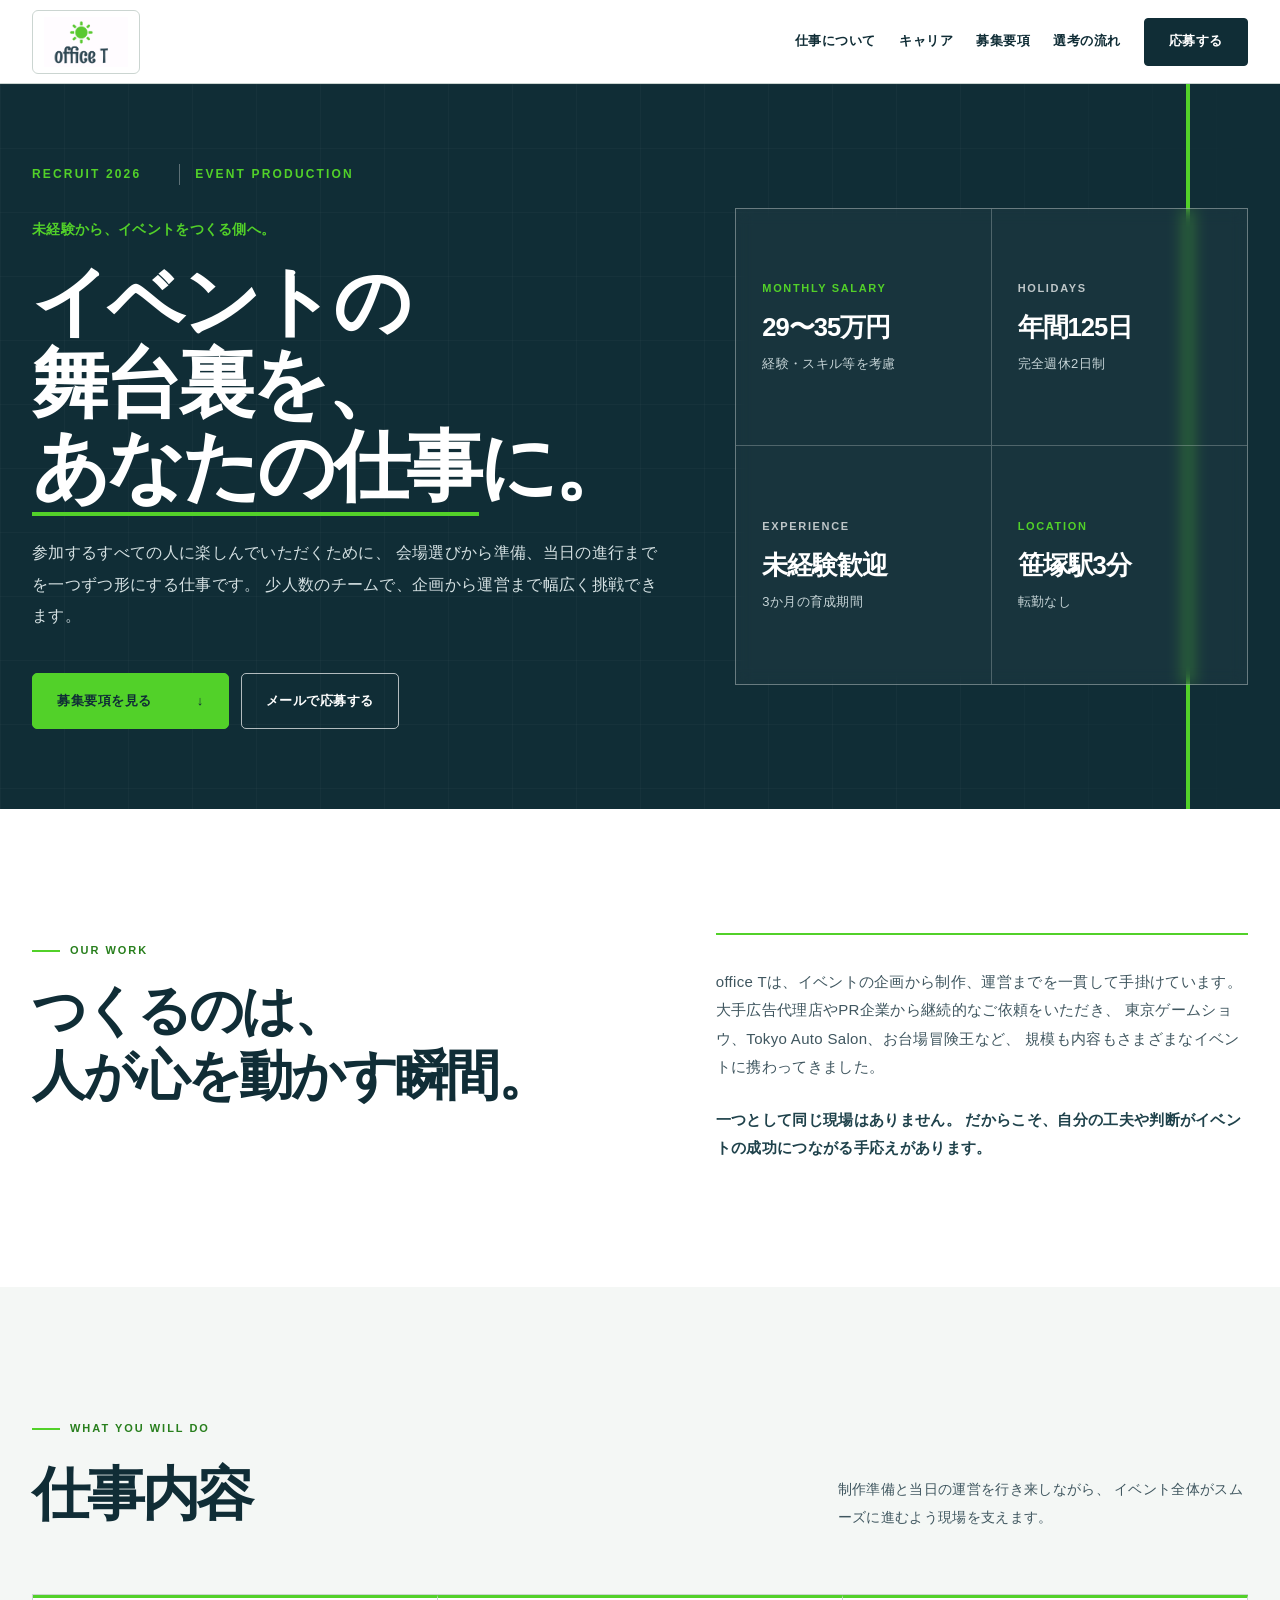
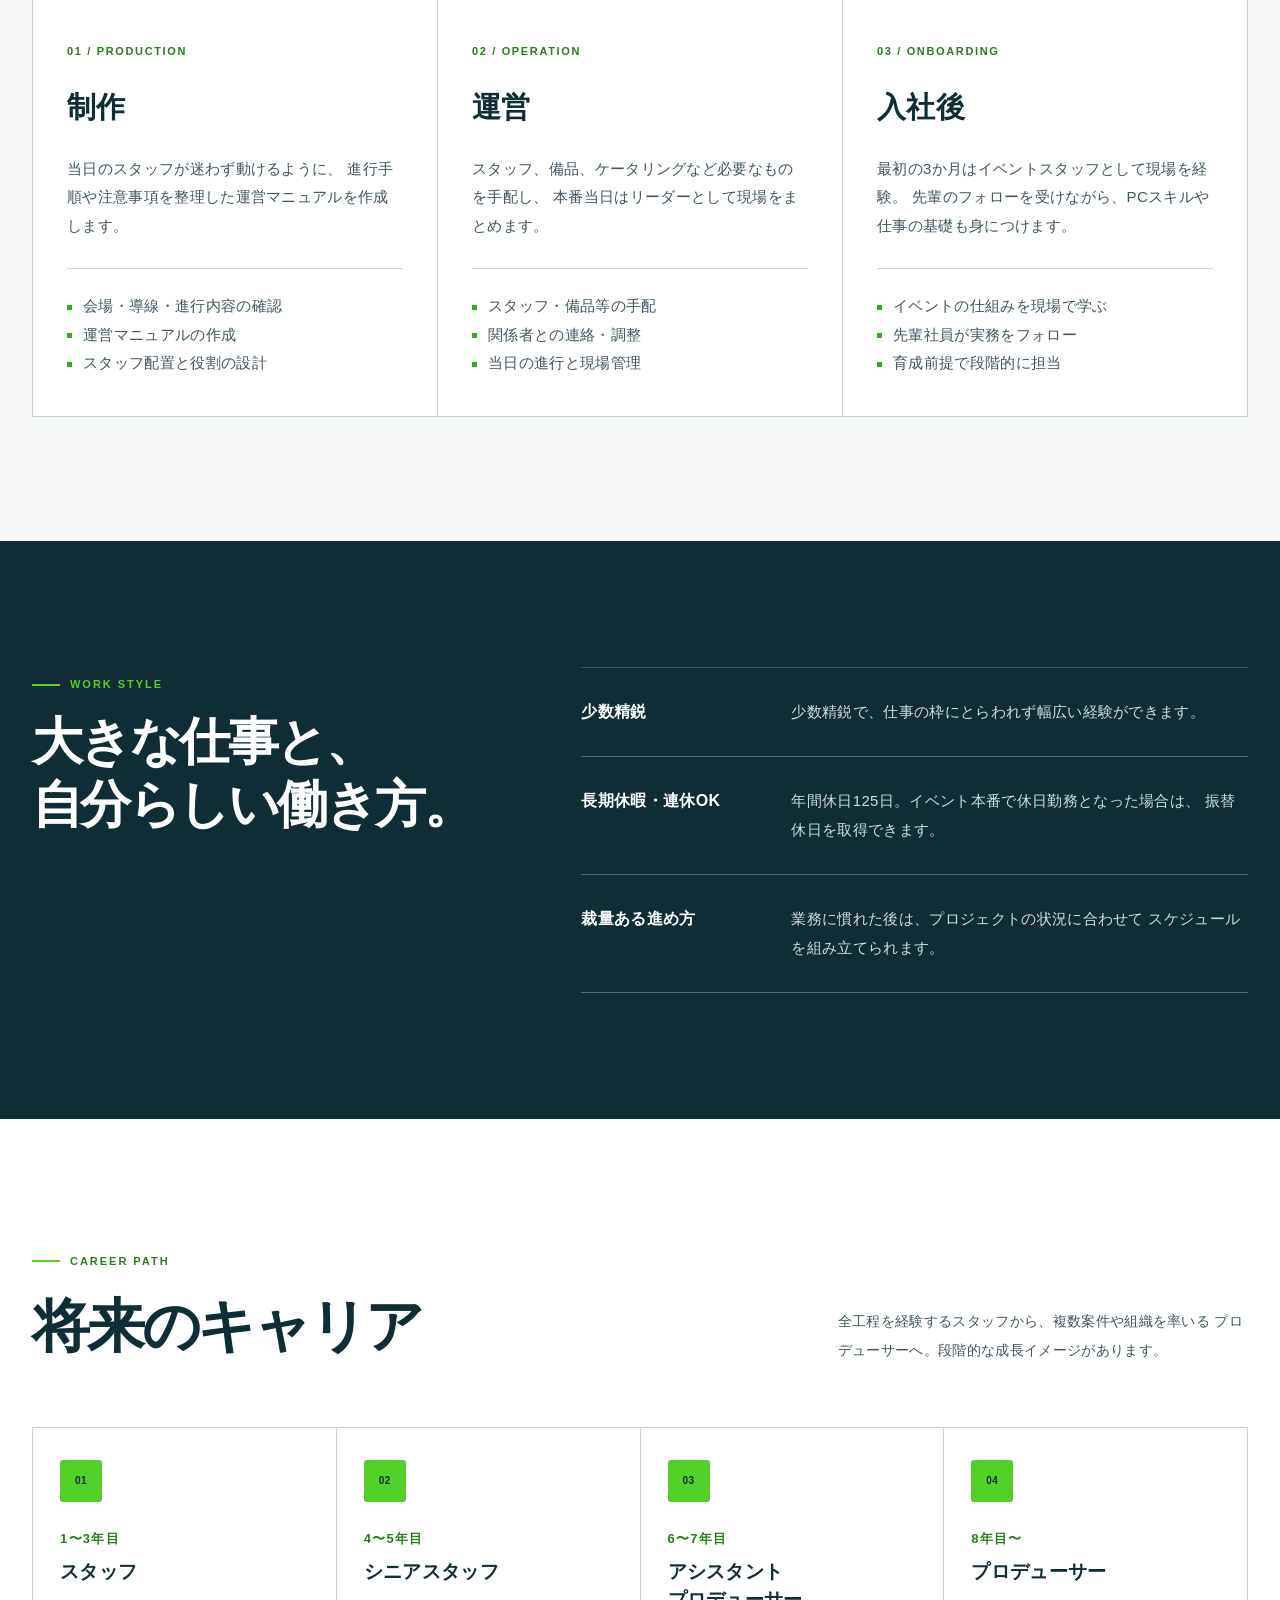
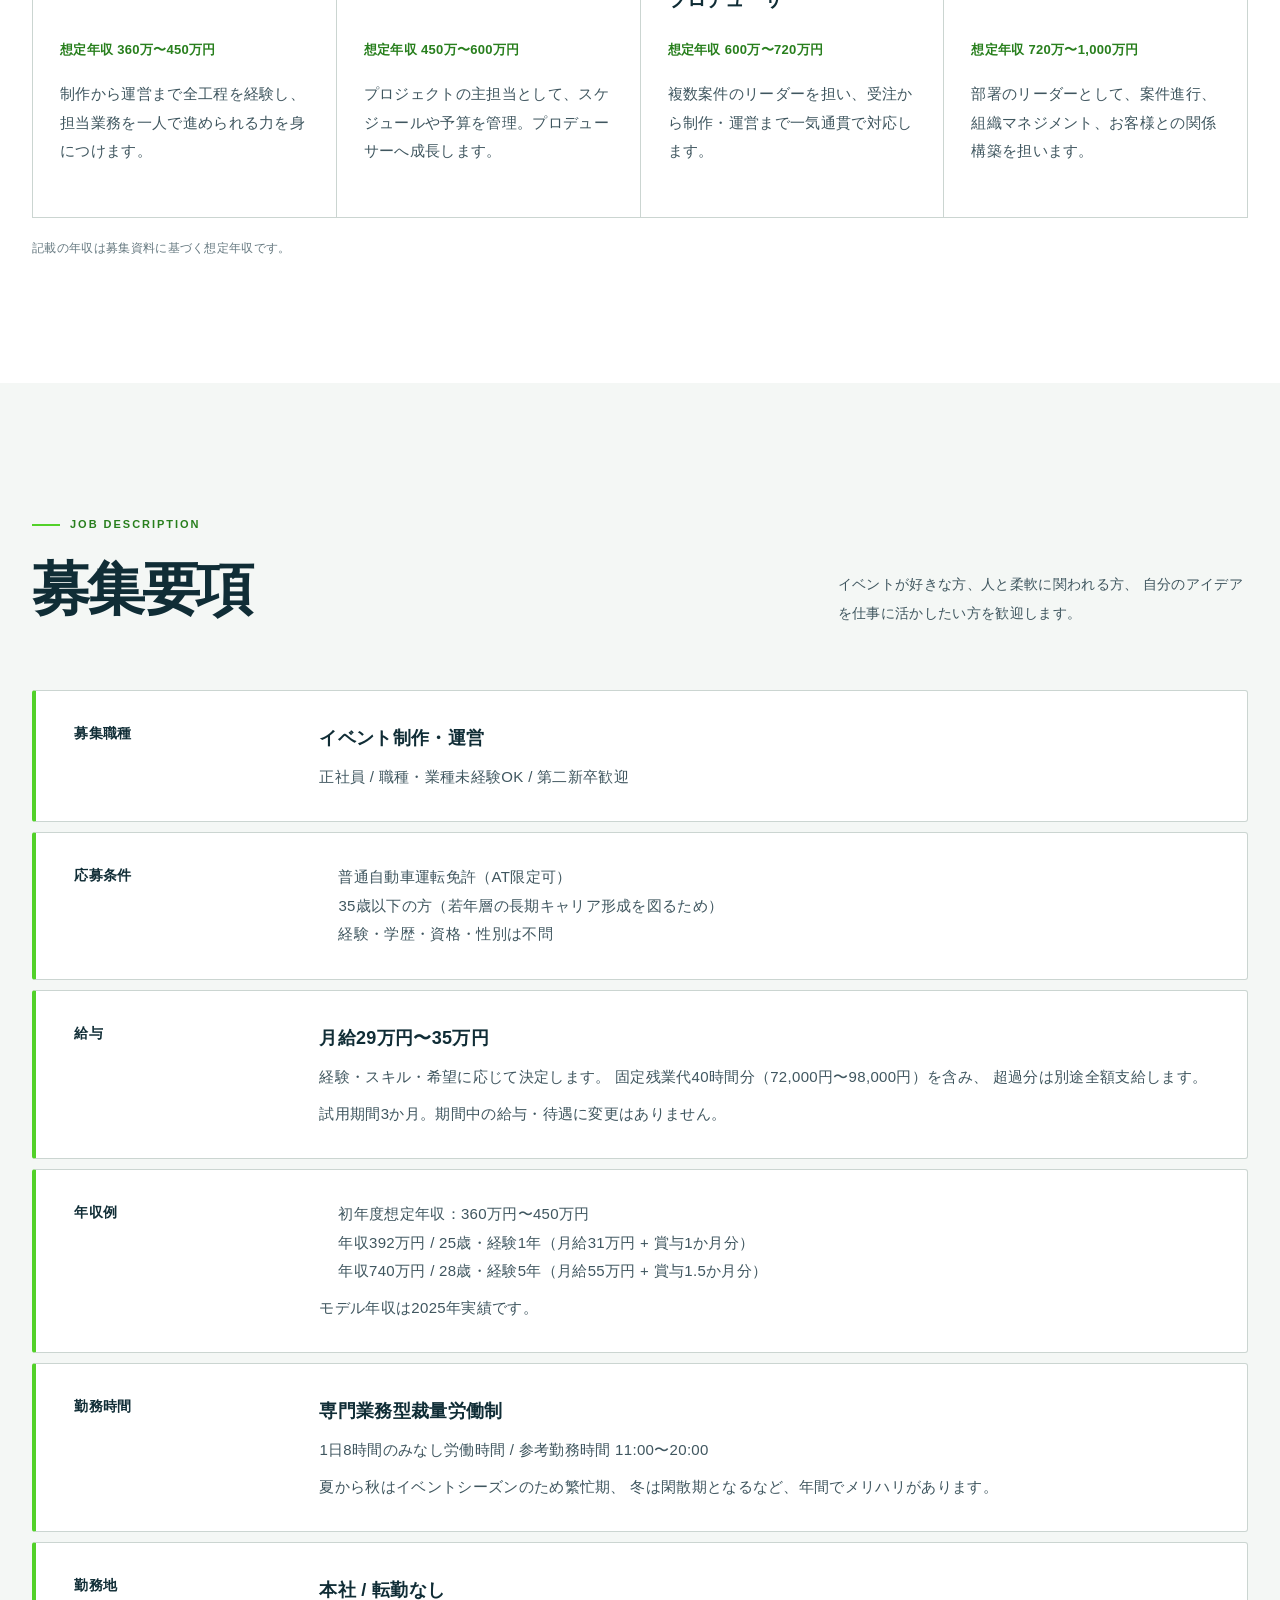
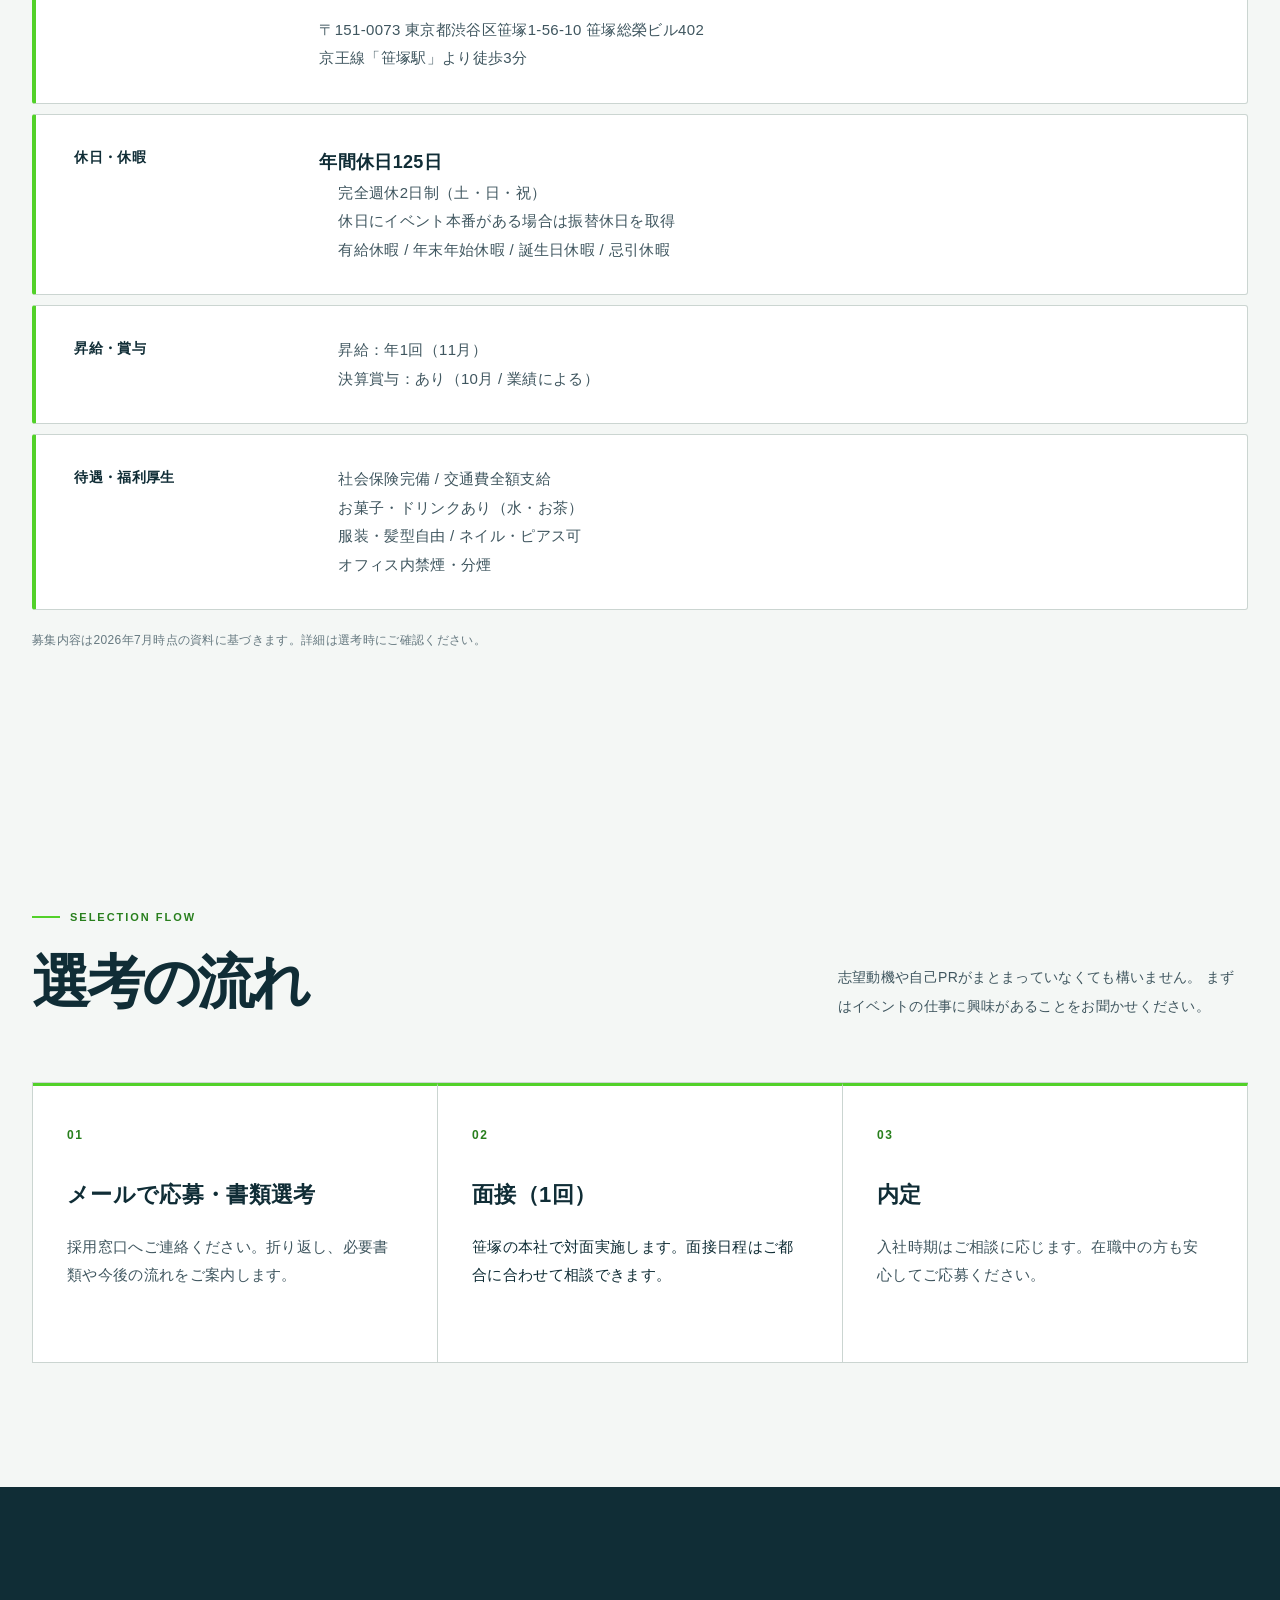
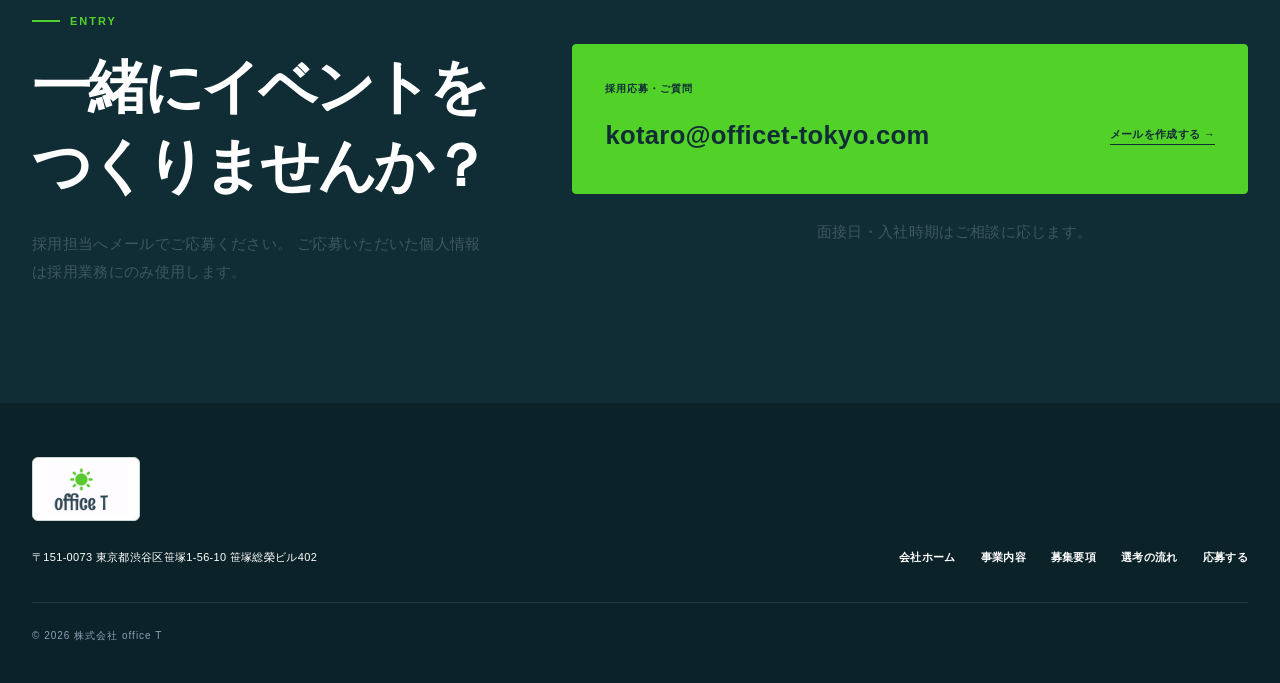
<file: recruit/index.html>
<!DOCTYPE html><html lang="ja"><head><meta charSet="utf-8"/><meta name="viewport" content="width=device-width, initial-scale=1"/><link rel="stylesheet" href="/assets/index-MBItG3Xr.css" data-rsc-css-href="/assets/index-MBItG3Xr.css" data-precedence="vite-rsc/importer-resources"/><title>採用情報｜株式会社 office T</title><meta name="description" content="株式会社 office Tの採用情報。未経験からイベント制作・運営に挑戦できる正社員募集です。仕事内容、給与、休日、福利厚生、選考の流れをご案内します。"/><meta name="robots" content="index, follow"/><meta property="og:title" content="イベントの舞台裏を、あなたの仕事に。｜株式会社 office T 採用情報"/><meta property="og:description" content="未経験歓迎。企画から当日の運営まで、有名イベントをつくる仕事に挑戦しませんか。"/><meta property="og:site_name" content="株式会社 office T"/><meta property="og:type" content="website"/><meta property="og:locale" content="ja_JP"/><meta property="og:image" content="https://officettokyo.com/recruit-og.png"/><meta property="og:image:width" content="1731"/><meta property="og:image:height" content="909"/><meta property="og:image:alt" content="office T RECRUIT イベントの舞台裏を、あなたの仕事に。"/><meta name="twitter:card" content="summary_large_image"/><meta name="twitter:title" content="イベントの舞台裏を、あなたの仕事に。｜株式会社 office T 採用情報"/><meta name="twitter:description" content="未経験歓迎。企画から当日の運営まで、有名イベントをつくる仕事に挑戦しませんか。"/><meta name="twitter:image" content="https://officettokyo.com/recruit-og.png"/>
<link rel="canonical" href="https://officettokyo.com/recruit/"><meta property="og:url" content="https://officettokyo.com/recruit/"></head><body><a class="skip-link" href="#main">本文へ移動</a><header class="site-header"><div class="shell header-inner"><a href="/" class="brand" aria-label="株式会社 office T ホームへ"><span class="brand-logo-frame" aria-hidden="true"><img class="brand-logo" src="[data-uri]" alt="" width="832" height="503"/></span></a><nav class="desktop-nav" aria-label="採用ページナビゲーション"><a href="#work">仕事について</a><a href="#career">キャリア</a><a href="#conditions">募集要項</a><a href="#process">選考の流れ</a><a class="nav-contact" href="mailto:kotaro@officet-tokyo.com?subject=%E6%8E%A1%E7%94%A8%E5%BF%9C%E5%8B%9F%EF%BC%88%E3%82%A4%E3%83%99%E3%83%B3%E3%83%88%E5%88%B6%E4%BD%9C%E3%83%BB%E9%81%8B%E5%96%B6%EF%BC%89&amp;body=%E6%A0%AA%E5%BC%8F%E4%BC%9A%E7%A4%BE%20office%20T%20%E6%8E%A1%E7%94%A8%E3%81%94%E6%8B%85%E5%BD%93%E8%80%85%E6%A7%98%0A%0A%E3%82%A4%E3%83%99%E3%83%B3%E3%83%88%E5%88%B6%E4%BD%9C%E3%83%BB%E9%81%8B%E5%96%B6%E8%81%B7%E3%81%B8%E3%81%AE%E5%BF%9C%E5%8B%9F%E3%82%92%E5%B8%8C%E6%9C%9B%E3%81%97%E3%81%BE%E3%81%99%E3%80%82%0A%0A%E3%81%8A%E5%90%8D%E5%89%8D%EF%BC%9A%0A%E9%9B%BB%E8%A9%B1%E7%95%AA%E5%8F%B7%EF%BC%9A%0A%E7%8F%BE%E5%9C%A8%E3%81%AE%E3%81%94%E8%81%B7%E6%A5%AD%EF%BC%9A%0A%E9%9D%A2%E6%8E%A5%E5%B8%8C%E6%9C%9B%E6%99%82%E6%9C%9F%EF%BC%9A%0A%0A%E3%82%88%E3%82%8D%E3%81%97%E3%81%8F%E3%81%8A%E9%A1%98%E3%81%84%E3%81%84%E3%81%9F%E3%81%97%E3%81%BE%E3%81%99%E3%80%82">応募する</a></nav><details class="mobile-menu"><summary aria-label="メニュー"><span aria-hidden="true"></span></summary><nav aria-label="採用ページ モバイルナビゲーション"><a href="/">会社ホーム</a><a href="#work">仕事について</a><a href="#career">キャリア</a><a href="#conditions">募集要項</a><a href="#process">選考の流れ</a><a href="mailto:kotaro@officet-tokyo.com?subject=%E6%8E%A1%E7%94%A8%E5%BF%9C%E5%8B%9F%EF%BC%88%E3%82%A4%E3%83%99%E3%83%B3%E3%83%88%E5%88%B6%E4%BD%9C%E3%83%BB%E9%81%8B%E5%96%B6%EF%BC%89&amp;body=%E6%A0%AA%E5%BC%8F%E4%BC%9A%E7%A4%BE%20office%20T%20%E6%8E%A1%E7%94%A8%E3%81%94%E6%8B%85%E5%BD%93%E8%80%85%E6%A7%98%0A%0A%E3%82%A4%E3%83%99%E3%83%B3%E3%83%88%E5%88%B6%E4%BD%9C%E3%83%BB%E9%81%8B%E5%96%B6%E8%81%B7%E3%81%B8%E3%81%AE%E5%BF%9C%E5%8B%9F%E3%82%92%E5%B8%8C%E6%9C%9B%E3%81%97%E3%81%BE%E3%81%99%E3%80%82%0A%0A%E3%81%8A%E5%90%8D%E5%89%8D%EF%BC%9A%0A%E9%9B%BB%E8%A9%B1%E7%95%AA%E5%8F%B7%EF%BC%9A%0A%E7%8F%BE%E5%9C%A8%E3%81%AE%E3%81%94%E8%81%B7%E6%A5%AD%EF%BC%9A%0A%E9%9D%A2%E6%8E%A5%E5%B8%8C%E6%9C%9B%E6%99%82%E6%9C%9F%EF%BC%9A%0A%0A%E3%82%88%E3%82%8D%E3%81%97%E3%81%8F%E3%81%8A%E9%A1%98%E3%81%84%E3%81%84%E3%81%9F%E3%81%97%E3%81%BE%E3%81%99%E3%80%82">応募する</a></nav></details></div></header><main id="main"><section class="recruit-hero" aria-labelledby="recruit-title"><div class="recruit-hero-grid" aria-hidden="true"></div><div class="recruit-hero-beam" aria-hidden="true"></div><div class="shell recruit-hero-inner"><div class="recruit-hero-copy"><div class="hero-meta"><span>RECRUIT 2026</span><span>EVENT PRODUCTION</span></div><p class="recruit-opening">未経験から、イベントをつくる側へ。</p><h1 id="recruit-title"><span class="heading-line"><span class="text-chunk">イベントの</span><wbr/><span class="text-chunk">舞台裏を、</span></span><span class="heading-line"><span class="text-chunk"><em>あなたの仕事</em></span><wbr/><span class="text-chunk">に。</span></span></h1><p>参加するすべての人に楽しんでいただくために、 会場選びから準備、当日の進行までを一つずつ形にする仕事です。 少人数のチームで、企画から運営まで幅広く挑戦できます。</p><div class="hero-actions"><a class="button button-primary" href="#conditions">募集要項を見る <span aria-hidden="true">↓</span></a><a class="button button-secondary" href="mailto:kotaro@officet-tokyo.com?subject=%E6%8E%A1%E7%94%A8%E5%BF%9C%E5%8B%9F%EF%BC%88%E3%82%A4%E3%83%99%E3%83%B3%E3%83%88%E5%88%B6%E4%BD%9C%E3%83%BB%E9%81%8B%E5%96%B6%EF%BC%89&amp;body=%E6%A0%AA%E5%BC%8F%E4%BC%9A%E7%A4%BE%20office%20T%20%E6%8E%A1%E7%94%A8%E3%81%94%E6%8B%85%E5%BD%93%E8%80%85%E6%A7%98%0A%0A%E3%82%A4%E3%83%99%E3%83%B3%E3%83%88%E5%88%B6%E4%BD%9C%E3%83%BB%E9%81%8B%E5%96%B6%E8%81%B7%E3%81%B8%E3%81%AE%E5%BF%9C%E5%8B%9F%E3%82%92%E5%B8%8C%E6%9C%9B%E3%81%97%E3%81%BE%E3%81%99%E3%80%82%0A%0A%E3%81%8A%E5%90%8D%E5%89%8D%EF%BC%9A%0A%E9%9B%BB%E8%A9%B1%E7%95%AA%E5%8F%B7%EF%BC%9A%0A%E7%8F%BE%E5%9C%A8%E3%81%AE%E3%81%94%E8%81%B7%E6%A5%AD%EF%BC%9A%0A%E9%9D%A2%E6%8E%A5%E5%B8%8C%E6%9C%9B%E6%99%82%E6%9C%9F%EF%BC%9A%0A%0A%E3%82%88%E3%82%8D%E3%81%97%E3%81%8F%E3%81%8A%E9%A1%98%E3%81%84%E3%81%84%E3%81%9F%E3%81%97%E3%81%BE%E3%81%99%E3%80%82">メールで応募する</a></div></div><aside class="recruit-hero-facts" aria-label="募集のポイント"><div><small>MONTHLY SALARY</small><strong>29〜35万円</strong><span>経験・スキル等を考慮</span></div><div><small>HOLIDAYS</small><strong>年間125日</strong><span>完全週休2日制</span></div><div><small>EXPERIENCE</small><strong>未経験歓迎</strong><span>3か月の育成期間</span></div><div><small>LOCATION</small><strong>笹塚駅3分</strong><span>転勤なし</span></div></aside></div></section><section class="section recruit-message" aria-labelledby="recruit-message-title"><div class="shell recruit-message-grid"><div><span class="section-kicker">OUR WORK</span><h2 id="recruit-message-title"><span class="heading-line"><span class="text-chunk">つくるのは、</span></span><span class="heading-line"><span class="text-chunk">人が心を動かす</span><wbr/><span class="text-chunk">瞬間。</span></span></h2></div><div class="recruit-message-copy"><p>office Tは、イベントの企画から制作、運営までを一貫して手掛けています。 大手広告代理店やPR企業から継続的なご依頼をいただき、 東京ゲームショウ、Tokyo Auto Salon、お台場冒険王など、 規模も内容もさまざまなイベントに携わってきました。</p><p>一つとして同じ現場はありません。 だからこそ、自分の工夫や判断がイベントの成功につながる手応えがあります。</p></div></div></section><section class="section recruit-work-section" id="work" aria-labelledby="work-title"><div class="shell"><div class="section-heading"><div><span class="section-kicker">WHAT YOU WILL DO</span><h2 id="work-title">仕事内容</h2></div><p>制作準備と当日の運営を行き来しながら、 イベント全体がスムーズに進むよう現場を支えます。</p></div><div class="recruit-work-grid"><article><span>01 / PRODUCTION</span><h3>制作</h3><p>当日のスタッフが迷わず動けるように、 進行手順や注意事項を整理した運営マニュアルを作成します。</p><ul><li>会場・導線・進行内容の確認</li><li>運営マニュアルの作成</li><li>スタッフ配置と役割の設計</li></ul></article><article><span>02 / OPERATION</span><h3>運営</h3><p>スタッフ、備品、ケータリングなど必要なものを手配し、 本番当日はリーダーとして現場をまとめます。</p><ul><li>スタッフ・備品等の手配</li><li>関係者との連絡・調整</li><li>当日の進行と現場管理</li></ul></article><article class="recruit-training-card"><span>03 / ONBOARDING</span><h3>入社後</h3><p>最初の3か月はイベントスタッフとして現場を経験。 先輩のフォローを受けながら、PCスキルや仕事の基礎も身につけます。</p><ul><li>イベントの仕組みを現場で学ぶ</li><li>先輩社員が実務をフォロー</li><li>育成前提で段階的に担当</li></ul></article></div></div></section><section class="recruit-balance-section" aria-labelledby="balance-title"><div class="shell recruit-balance-grid"><div class="recruit-balance-title"><span class="section-kicker light">WORK STYLE</span><h2 id="balance-title"><span class="heading-line"><span class="text-chunk">大きな仕事と、</span></span><span class="heading-line"><span class="text-chunk">自分らしい</span><wbr/><span class="text-chunk">働き方。</span></span></h2></div><div class="recruit-balance-points"><article><strong>少数精鋭</strong><p>少数精鋭で、仕事の枠にとらわれず幅広い経験ができます。</p></article><article><strong>長期休暇・連休OK</strong><p>年間休日125日。イベント本番で休日勤務となった場合は、 振替休日を取得できます。</p></article><article><strong>裁量ある進め方</strong><p>業務に慣れた後は、プロジェクトの状況に合わせて スケジュールを組み立てられます。</p></article></div></div></section><section class="section recruit-career-section" id="career" aria-labelledby="career-title"><div class="shell"><div class="section-heading"><div><span class="section-kicker">CAREER PATH</span><h2 id="career-title">将来のキャリア</h2></div><p>全工程を経験するスタッフから、複数案件や組織を率いる プロデューサーへ。段階的な成長イメージがあります。</p></div><ol class="career-timeline"><li><span>01</span><div><small>1〜3年目</small><h3>スタッフ</h3><strong>想定年収 360万〜450万円</strong><p>制作から運営まで全工程を経験し、担当業務を一人で進められる力を身につけます。</p></div></li><li><span>02</span><div><small>4〜5年目</small><h3>シニアスタッフ</h3><strong>想定年収 450万〜600万円</strong><p>プロジェクトの主担当として、スケジュールや予算を管理。プロデューサーへ成長します。</p></div></li><li><span>03</span><div><small>6〜7年目</small><h3><span class="text-chunk">アシスタント</span><wbr/><span class="text-chunk">プロデューサー</span></h3><strong>想定年収 600万〜720万円</strong><p>複数案件のリーダーを担い、受注から制作・運営まで一気通貫で対応します。</p></div></li><li><span>04</span><div><small>8年目〜</small><h3>プロデューサー</h3><strong>想定年収 720万〜1,000万円</strong><p>部署のリーダーとして、案件進行、組織マネジメント、お客様との関係構築を担います。</p></div></li></ol><p class="recruit-data-note">記載の年収は募集資料に基づく想定年収です。</p></div></section><section class="section recruit-conditions-section" id="conditions" aria-labelledby="conditions-title"><div class="shell"><div class="section-heading"><div><span class="section-kicker">JOB DESCRIPTION</span><h2 id="conditions-title">募集要項</h2></div><p>イベントが好きな方、人と柔軟に関われる方、 自分のアイデアを仕事に活かしたい方を歓迎します。</p></div><dl class="recruit-conditions-table"><div><dt>募集職種</dt><dd><strong>イベント制作・運営</strong><p>正社員 / 職種・業種未経験OK / 第二新卒歓迎</p></dd></div><div><dt>応募条件</dt><dd><ul><li>普通自動車運転免許（AT限定可）</li><li>35歳以下の方（若年層の長期キャリア形成を図るため）</li><li>経験・学歴・資格・性別は不問</li></ul></dd></div><div><dt>給与</dt><dd><strong>月給29万円〜35万円</strong><p>経験・スキル・希望に応じて決定します。 固定残業代40時間分（72,000円〜98,000円）を含み、 超過分は別途全額支給します。</p><p>試用期間3か月。期間中の給与・待遇に変更はありません。</p></dd></div><div><dt>年収例</dt><dd><ul><li>初年度想定年収：360万円〜450万円</li><li>年収392万円 / 25歳・経験1年（月給31万円 + 賞与1か月分）</li><li>年収740万円 / 28歳・経験5年（月給55万円 + 賞与1.5か月分）</li></ul><p>モデル年収は2025年実績です。</p></dd></div><div><dt>勤務時間</dt><dd><strong>専門業務型裁量労働制</strong><p>1日8時間のみなし労働時間 / 参考勤務時間 11:00〜20:00</p><p>夏から秋はイベントシーズンのため繁忙期、 冬は閑散期となるなど、年間でメリハリがあります。</p></dd></div><div><dt>勤務地</dt><dd><strong>本社 / 転勤なし</strong><p>〒151-0073 東京都渋谷区笹塚1-56-10 笹塚総榮ビル402<br/>京王線「笹塚駅」より徒歩3分</p></dd></div><div><dt>休日・休暇</dt><dd><strong>年間休日125日</strong><ul><li>完全週休2日制（土・日・祝）</li><li>休日にイベント本番がある場合は振替休日を取得</li><li>有給休暇 / 年末年始休暇 / 誕生日休暇 / 忌引休暇</li></ul></dd></div><div><dt>昇給・賞与</dt><dd><ul><li>昇給：年1回（11月）</li><li>決算賞与：あり（10月 / 業績による）</li></ul></dd></div><div><dt>待遇・福利厚生</dt><dd><ul><li>社会保険完備 / 交通費全額支給</li><li>お菓子・ドリンクあり（水・お茶）</li><li>服装・髪型自由 / ネイル・ピアス可</li><li>オフィス内禁煙・分煙</li></ul></dd></div></dl><p class="recruit-data-note">募集内容は2026年7月時点の資料に基づきます。詳細は選考時にご確認ください。</p></div></section><section class="section recruit-process-section" id="process" aria-labelledby="process-title"><div class="shell"><div class="section-heading"><div><span class="section-kicker">SELECTION FLOW</span><h2 id="process-title">選考の流れ</h2></div><p>志望動機や自己PRがまとまっていなくても構いません。 まずはイベントの仕事に興味があることをお聞かせください。</p></div><ol class="recruit-process-list"><li><span>01</span><h3>メールで応募・書類選考</h3><p>採用窓口へご連絡ください。折り返し、必要書類や今後の流れをご案内します。</p></li><li><span>02</span><h3>面接（1回）</h3><p>笹塚の本社で対面実施します。面接日程はご都合に合わせて相談できます。</p></li><li><span>03</span><h3>内定</h3><p>入社時期はご相談に応じます。在職中の方も安心してご応募ください。</p></li></ol></div></section><section class="recruit-apply-section" aria-labelledby="apply-title"><div class="shell recruit-apply-inner"><div><span class="section-kicker light">ENTRY</span><h2 id="apply-title"><span class="heading-line"><span class="text-chunk">一緒にイベントを</span></span><span class="heading-line"><span class="text-chunk">つくりませんか？</span></span></h2><p>採用担当へメールでご応募ください。 ご応募いただいた個人情報は採用業務にのみ使用します。</p></div><div class="recruit-apply-action"><a href="mailto:kotaro@officet-tokyo.com?subject=%E6%8E%A1%E7%94%A8%E5%BF%9C%E5%8B%9F%EF%BC%88%E3%82%A4%E3%83%99%E3%83%B3%E3%83%88%E5%88%B6%E4%BD%9C%E3%83%BB%E9%81%8B%E5%96%B6%EF%BC%89&amp;body=%E6%A0%AA%E5%BC%8F%E4%BC%9A%E7%A4%BE%20office%20T%20%E6%8E%A1%E7%94%A8%E3%81%94%E6%8B%85%E5%BD%93%E8%80%85%E6%A7%98%0A%0A%E3%82%A4%E3%83%99%E3%83%B3%E3%83%88%E5%88%B6%E4%BD%9C%E3%83%BB%E9%81%8B%E5%96%B6%E8%81%B7%E3%81%B8%E3%81%AE%E5%BF%9C%E5%8B%9F%E3%82%92%E5%B8%8C%E6%9C%9B%E3%81%97%E3%81%BE%E3%81%99%E3%80%82%0A%0A%E3%81%8A%E5%90%8D%E5%89%8D%EF%BC%9A%0A%E9%9B%BB%E8%A9%B1%E7%95%AA%E5%8F%B7%EF%BC%9A%0A%E7%8F%BE%E5%9C%A8%E3%81%AE%E3%81%94%E8%81%B7%E6%A5%AD%EF%BC%9A%0A%E9%9D%A2%E6%8E%A5%E5%B8%8C%E6%9C%9B%E6%99%82%E6%9C%9F%EF%BC%9A%0A%0A%E3%82%88%E3%82%8D%E3%81%97%E3%81%8F%E3%81%8A%E9%A1%98%E3%81%84%E3%81%84%E3%81%9F%E3%81%97%E3%81%BE%E3%81%99%E3%80%82"><small>採用応募・ご質問</small><strong>kotaro@officet-tokyo.com</strong><span>メールを作成する →</span></a><p>面接日・入社時期はご相談に応じます。</p></div></div></section></main><footer class="site-footer"><div class="shell footer-inner"><div><a href="/" class="brand footer-brand" aria-label="株式会社 office T ホームへ"><span class="brand-logo-frame" aria-hidden="true"><img class="brand-logo" src="[data-uri]" alt="" width="832" height="503"/></span></a><address>〒151-0073 東京都渋谷区笹塚1-56-10 笹塚総榮ビル402</address></div><div class="footer-links"><a href="/">会社ホーム</a><a href="/#business">事業内容</a><a href="#conditions">募集要項</a><a href="#process">選考の流れ</a><a href="mailto:kotaro@officet-tokyo.com?subject=%E6%8E%A1%E7%94%A8%E5%BF%9C%E5%8B%9F%EF%BC%88%E3%82%A4%E3%83%99%E3%83%B3%E3%83%88%E5%88%B6%E4%BD%9C%E3%83%BB%E9%81%8B%E5%96%B6%EF%BC%89&amp;body=%E6%A0%AA%E5%BC%8F%E4%BC%9A%E7%A4%BE%20office%20T%20%E6%8E%A1%E7%94%A8%E3%81%94%E6%8B%85%E5%BD%93%E8%80%85%E6%A7%98%0A%0A%E3%82%A4%E3%83%99%E3%83%B3%E3%83%88%E5%88%B6%E4%BD%9C%E3%83%BB%E9%81%8B%E5%96%B6%E8%81%B7%E3%81%B8%E3%81%AE%E5%BF%9C%E5%8B%9F%E3%82%92%E5%B8%8C%E6%9C%9B%E3%81%97%E3%81%BE%E3%81%99%E3%80%82%0A%0A%E3%81%8A%E5%90%8D%E5%89%8D%EF%BC%9A%0A%E9%9B%BB%E8%A9%B1%E7%95%AA%E5%8F%B7%EF%BC%9A%0A%E7%8F%BE%E5%9C%A8%E3%81%AE%E3%81%94%E8%81%B7%E6%A5%AD%EF%BC%9A%0A%E9%9D%A2%E6%8E%A5%E5%B8%8C%E6%9C%9B%E6%99%82%E6%9C%9F%EF%BC%9A%0A%0A%E3%82%88%E3%82%8D%E3%81%97%E3%81%8F%E3%81%8A%E9%A1%98%E3%81%84%E3%81%84%E3%81%9F%E3%81%97%E3%81%BE%E3%81%99%E3%80%82">応募する</a></div><small class="copyright">© 2026 株式会社 office T</small></div></footer><a class="recruit-mobile-entry" href="mailto:kotaro@officet-tokyo.com?subject=%E6%8E%A1%E7%94%A8%E5%BF%9C%E5%8B%9F%EF%BC%88%E3%82%A4%E3%83%99%E3%83%B3%E3%83%88%E5%88%B6%E4%BD%9C%E3%83%BB%E9%81%8B%E5%96%B6%EF%BC%89&amp;body=%E6%A0%AA%E5%BC%8F%E4%BC%9A%E7%A4%BE%20office%20T%20%E6%8E%A1%E7%94%A8%E3%81%94%E6%8B%85%E5%BD%93%E8%80%85%E6%A7%98%0A%0A%E3%82%A4%E3%83%99%E3%83%B3%E3%83%88%E5%88%B6%E4%BD%9C%E3%83%BB%E9%81%8B%E5%96%B6%E8%81%B7%E3%81%B8%E3%81%AE%E5%BF%9C%E5%8B%9F%E3%82%92%E5%B8%8C%E6%9C%9B%E3%81%97%E3%81%BE%E3%81%99%E3%80%82%0A%0A%E3%81%8A%E5%90%8D%E5%89%8D%EF%BC%9A%0A%E9%9B%BB%E8%A9%B1%E7%95%AA%E5%8F%B7%EF%BC%9A%0A%E7%8F%BE%E5%9C%A8%E3%81%AE%E3%81%94%E8%81%B7%E6%A5%AD%EF%BC%9A%0A%E9%9D%A2%E6%8E%A5%E5%B8%8C%E6%9C%9B%E6%99%82%E6%9C%9F%EF%BC%9A%0A%0A%E3%82%88%E3%82%8D%E3%81%97%E3%81%8F%E3%81%8A%E9%A1%98%E3%81%84%E3%81%84%E3%81%9F%E3%81%97%E3%81%BE%E3%81%99%E3%80%82"><small>イベント制作・運営</small><strong>メールで応募する</strong></a></body></html>
</file>
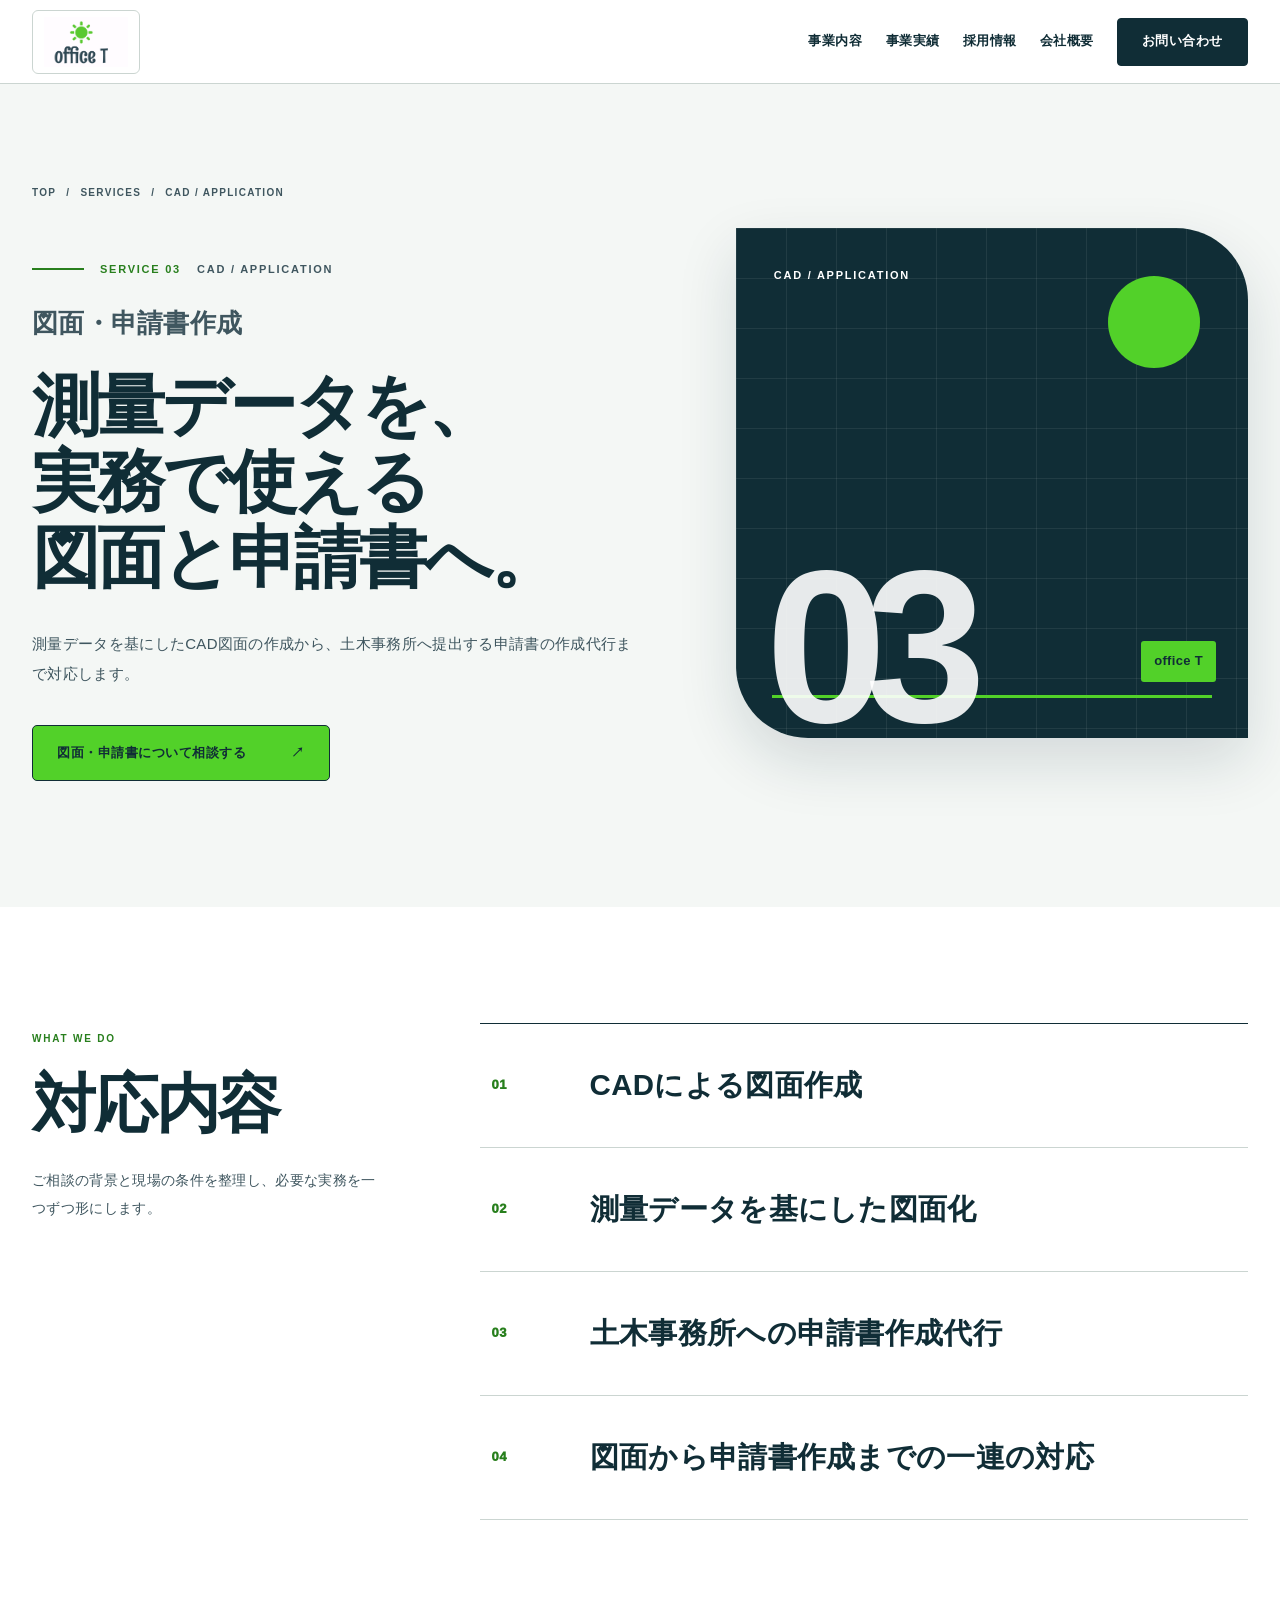
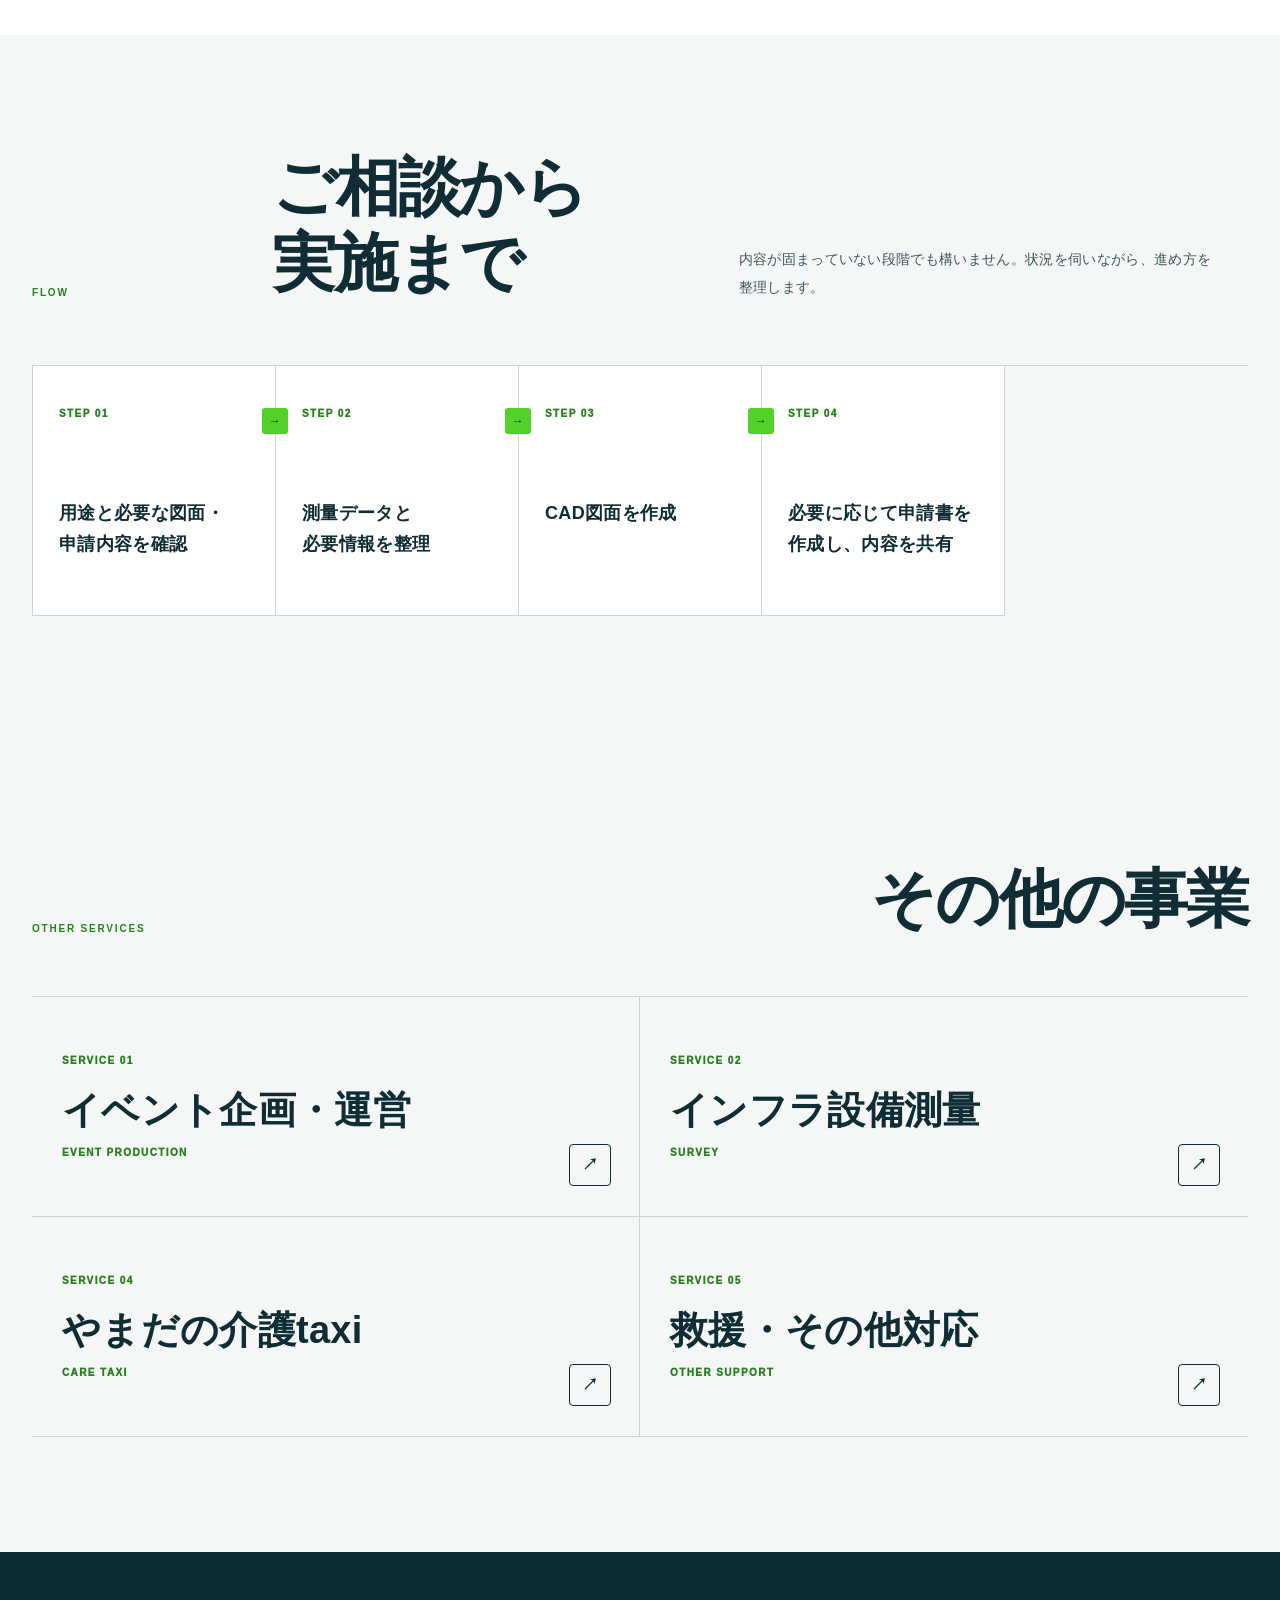
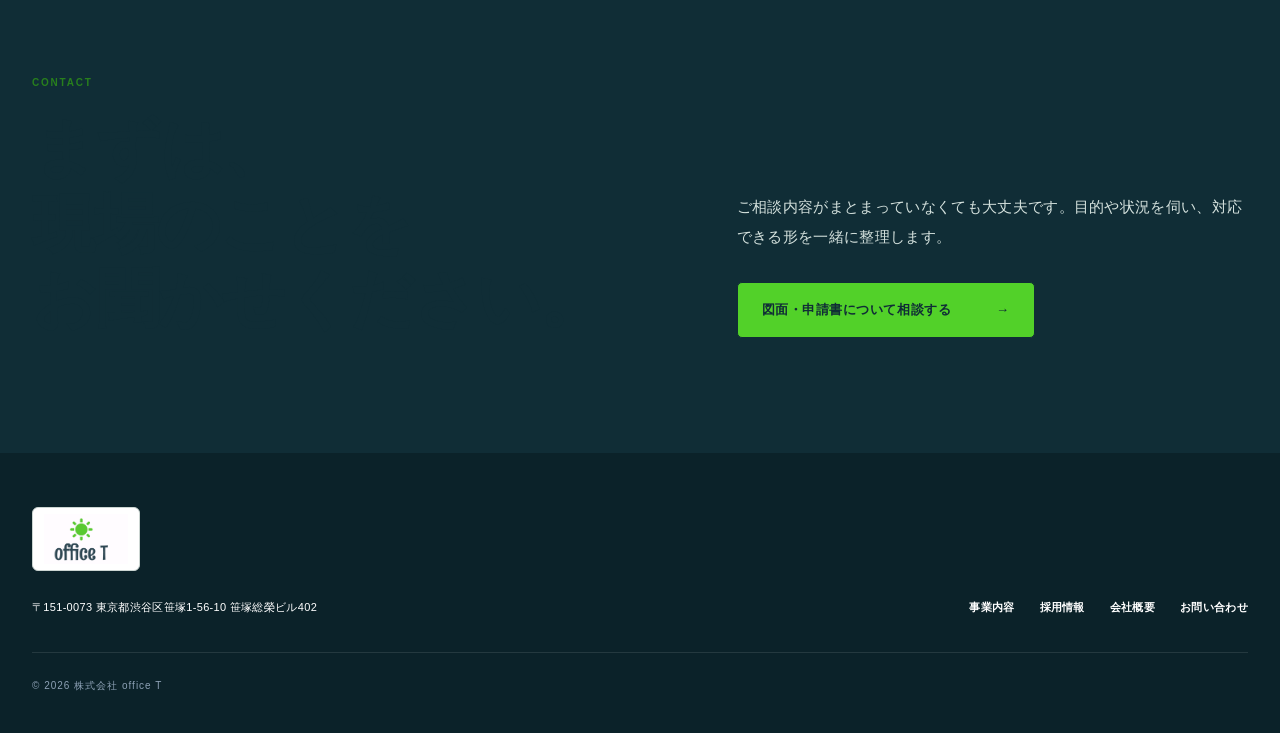
<file: services/cad/index.html>
<!DOCTYPE html><html lang="ja"><head><meta charSet="utf-8"/><meta name="viewport" content="width=device-width, initial-scale=1"/><link rel="stylesheet" href="/assets/index-MBItG3Xr.css" data-rsc-css-href="/assets/index-MBItG3Xr.css" data-precedence="vite-rsc/importer-resources"/><title>図面・申請書作成｜株式会社 office T</title><meta name="description" content="測量データを実務で使える図面へ。CADによる図面作成から申請書作成まで対応します。"/><meta name="robots" content="index, follow"/><meta property="og:title" content="図面・申請書作成｜株式会社 office T"/><meta property="og:description" content="測量データを実務で使える図面へ。CADによる図面作成から申請書作成まで対応します。"/><meta property="og:image" content="https://github.com/user-attachments/assets/f2400045-079e-428f-be4b-5f1a729ca64e"/><meta property="og:image:width" content="1732"/><meta property="og:image:height" content="908"/><meta property="og:image:alt" content="株式会社 office T｜人と現場に、確かな答えを。"/><meta name="twitter:card" content="summary_large_image"/><meta name="twitter:title" content="図面・申請書作成｜株式会社 office T"/><meta name="twitter:description" content="測量データを実務で使える図面へ。CADによる図面作成から申請書作成まで対応します。"/><meta name="twitter:image" content="https://github.com/user-attachments/assets/f2400045-079e-428f-be4b-5f1a729ca64e"/>
<link rel="canonical" href="https://officettokyo.com/services/cad/"><meta property="og:url" content="https://officettokyo.com/services/cad/"></head><body><div class="service-page" data-service="cad"><a class="skip-link" href="#main">本文へ移動</a><header class="site-header service-site-header"><div class="shell header-inner"><a href="/" class="brand" aria-label="株式会社 office T トップへ"><span class="brand-logo-frame" aria-hidden="true"><img class="brand-logo" src="[data-uri]" alt="" width="832" height="503"/></span></a><nav class="desktop-nav" aria-label="メインナビゲーション"><a href="/#business">事業内容</a><a href="/#achievements">事業実績</a><a href="/recruit/">採用情報</a><a href="/#company">会社概要</a><a href="/#contact" class="nav-contact">お問い合わせ</a></nav><details class="mobile-menu"><summary aria-label="メニュー"><span aria-hidden="true"></span></summary><nav aria-label="モバイルナビゲーション"><a href="/#business">事業内容</a><a href="/#achievements">事業実績</a><a href="/recruit/">採用情報</a><a href="/#company">会社概要</a><a href="/#contact">お問い合わせ</a></nav></details></div></header><main id="main"><section class="service-hero" aria-labelledby="service-title"><div class="service-hero-orbit" aria-hidden="true"></div><div class="shell service-hero-inner"><div class="service-hero-copy"><nav class="service-breadcrumb" aria-label="パンくずリスト"><a href="/">TOP</a><span aria-hidden="true">/</span><a href="/#business">SERVICES</a><span aria-hidden="true">/</span><strong>CAD / APPLICATION</strong></nav><p class="service-eyebrow">SERVICE <!-- -->03<!-- --> <span>CAD / APPLICATION</span></p><h1 id="service-title">図面・申請書作成</h1><p class="service-hero-headline"><span class="text-chunk">測量データを、</span><wbr/><span class="text-chunk">実務で使える</span><wbr/><span class="text-chunk">図面と申請書へ。</span></p><p class="service-hero-lead">測量データを基にしたCAD図面の作成から、土木事務所へ提出する申請書の作成代行まで対応します。</p><a class="button button-primary" href="mailto:info@officet-tokyo.com">図面・申請書について相談する<!-- --> <span aria-hidden="true">↗</span></a></div><div class="service-hero-visual" aria-hidden="true"><span class="service-hero-label">CAD / APPLICATION</span><strong class="service-hero-number">03</strong><span class="service-hero-mark">office T</span></div></div></section><section class="service-content-section" aria-labelledby="capabilities-title"><div class="shell service-section-grid"><div class="service-section-heading"><span>WHAT WE DO</span><h2 id="capabilities-title">対応内容</h2><p>ご相談の背景と現場の条件を整理し、必要な実務を一つずつ形にします。</p></div><ol class="service-capabilities"><li><span>01</span><strong>CADによる図面作成</strong></li><li><span>02</span><strong>測量データを基にした図面化</strong></li><li><span>03</span><strong>土木事務所への申請書作成代行</strong></li><li><span>04</span><strong>図面から申請書作成までの一連の対応</strong></li></ol></div></section><section class="service-flow-section" aria-labelledby="flow-title"><div class="shell"><div class="service-flow-heading"><span>FLOW</span><h2 id="flow-title">ご相談から実施まで</h2><p>内容が固まっていない段階でも構いません。状況を伺いながら、進め方を整理します。</p></div><ol class="service-flow"><li><span>STEP <!-- -->01</span><strong>用途と必要な図面・申請内容を確認</strong></li><li><span>STEP <!-- -->02</span><strong>測量データと必要情報を整理</strong></li><li><span>STEP <!-- -->03</span><strong>CAD図面を作成</strong></li><li><span>STEP <!-- -->04</span><strong>必要に応じて申請書を作成し、内容を共有</strong></li></ol></div></section><section class="service-related-section" aria-labelledby="related-title"><div class="shell"><div class="service-related-heading"><span>OTHER SERVICES</span><h2 id="related-title">その他の事業</h2></div><div class="service-related-grid"><a href="/services/event/"><span>SERVICE <!-- -->01</span><strong>イベント企画・運営</strong><small>EVENT PRODUCTION</small><b aria-hidden="true">↗</b></a><a href="/services/survey/"><span>SERVICE <!-- -->02</span><strong>インフラ設備測量</strong><small>SURVEY</small><b aria-hidden="true">↗</b></a><a href="/services/care-taxi/"><span>SERVICE <!-- -->04</span><strong>やまだの介護taxi</strong><small>CARE TAXI</small><b aria-hidden="true">↗</b></a><a href="/services/support/"><span>SERVICE <!-- -->05</span><strong>救援・その他対応</strong><small>OTHER SUPPORT</small><b aria-hidden="true">↗</b></a></div></div></section><section class="service-contact-section" aria-labelledby="service-contact-title"><div class="shell service-contact-inner"><div><span>CONTACT</span><h2 id="service-contact-title"><span class="heading-line"><span class="text-chunk">まずは、</span><wbr/><span class="text-chunk">現場のことを</span></span><span class="heading-line"><span class="text-chunk">お聞かせください。</span></span></h2></div><div><p>ご相談内容がまとまっていなくても大丈夫です。目的や状況を伺い、対応できる形を一緒に整理します。</p><a class="button service-contact-button" href="mailto:info@officet-tokyo.com">図面・申請書について相談する<!-- --> <span aria-hidden="true">→</span></a></div></div></section></main><footer class="site-footer"><div class="shell footer-inner"><div><a href="/" class="brand footer-brand" aria-label="株式会社 office T トップへ"><span class="brand-logo-frame" aria-hidden="true"><img class="brand-logo" src="[data-uri]" alt="" width="832" height="503"/></span></a><address>〒151-0073 東京都渋谷区笹塚1-56-10 笹塚総榮ビル402</address></div><div class="footer-links"><a href="/#business">事業内容</a><a href="/recruit/">採用情報</a><a href="/#company">会社概要</a><a href="/#contact">お問い合わせ</a></div><small class="copyright">© 2026 株式会社 office T</small></div></footer></div></body></html>
</file>
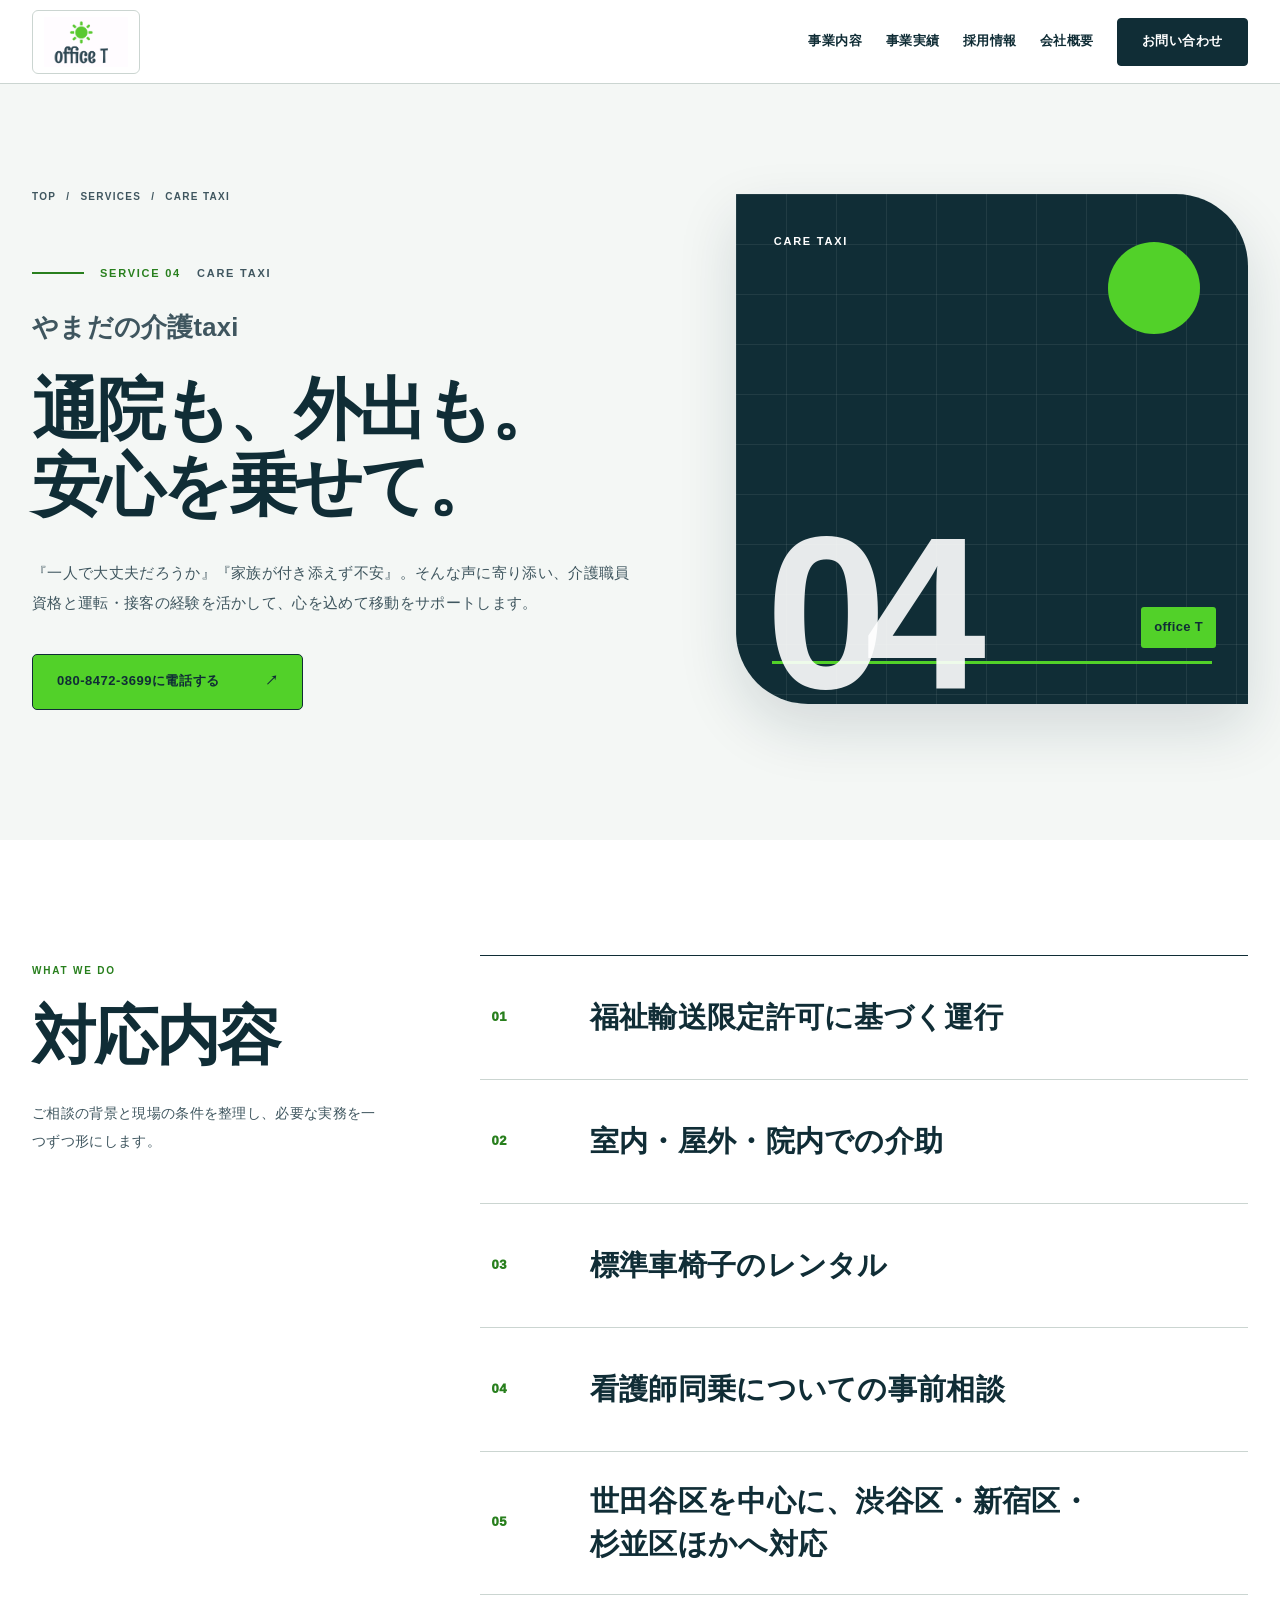
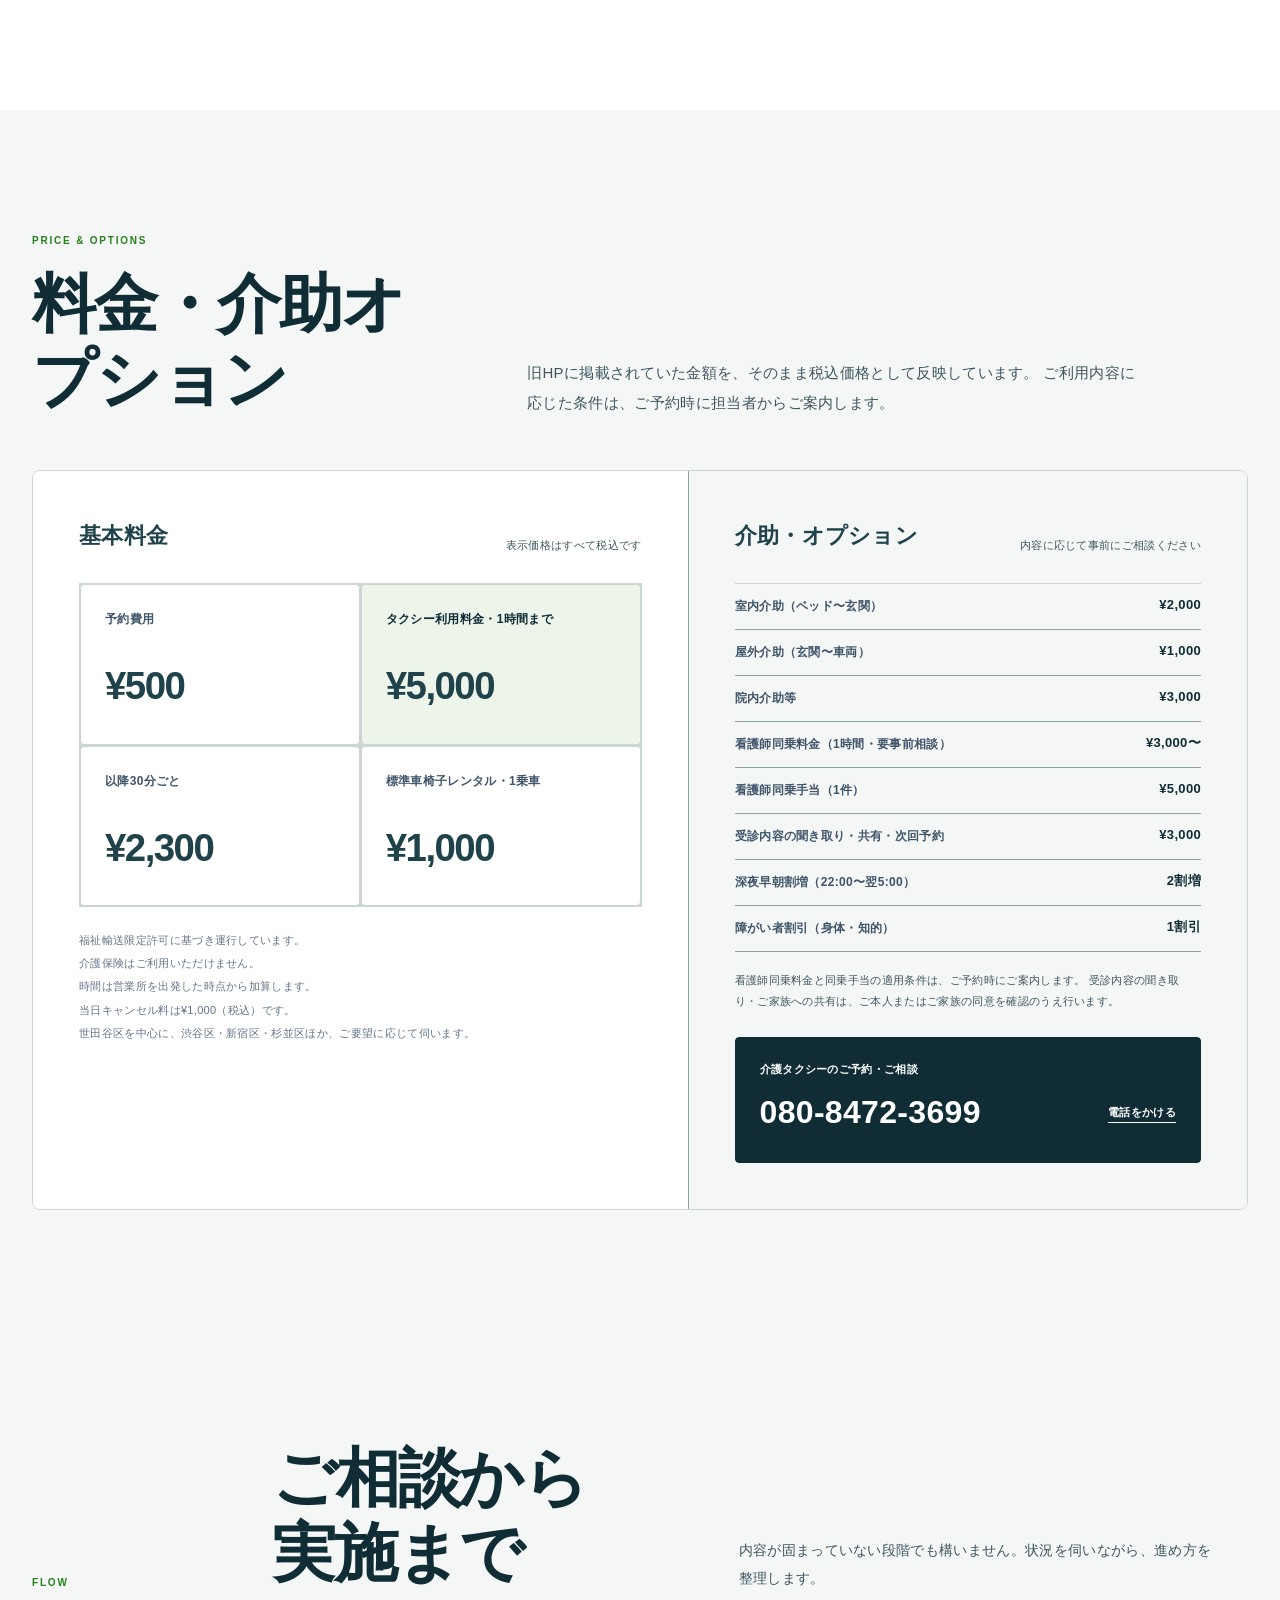
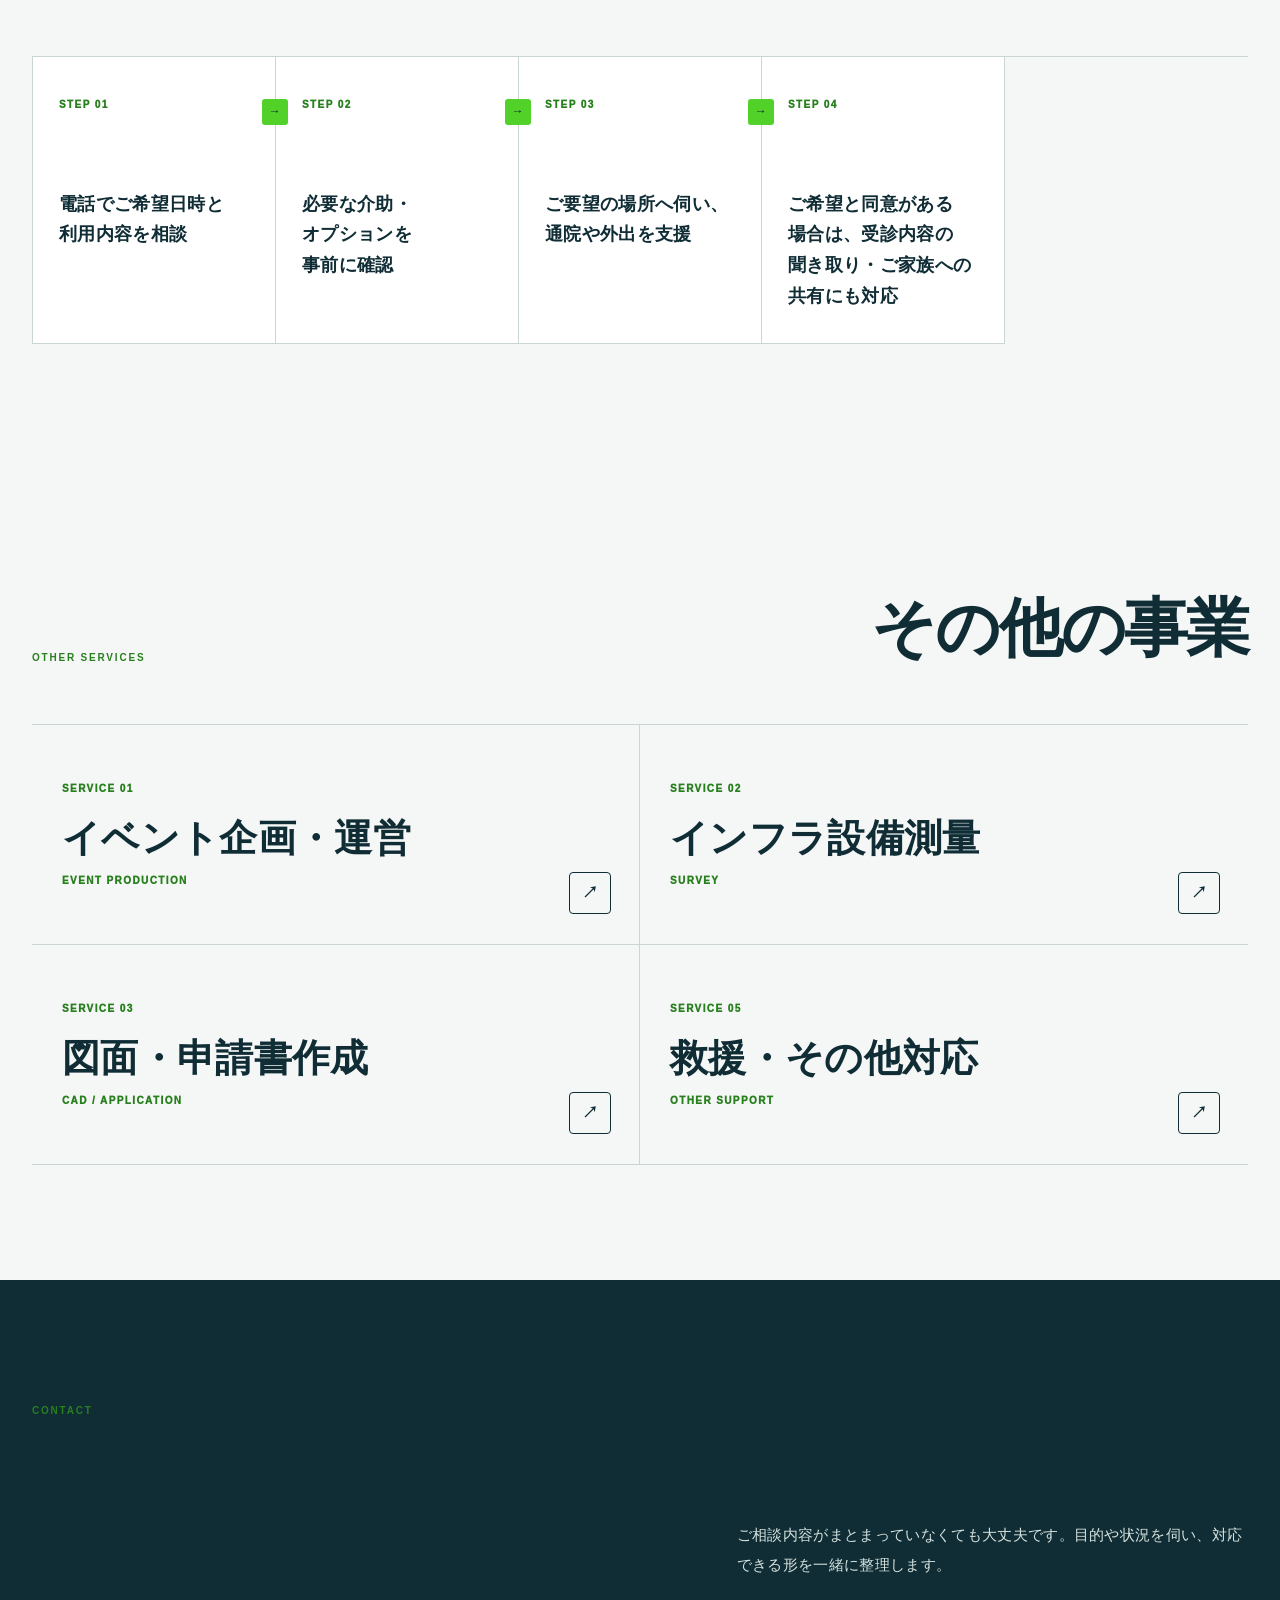
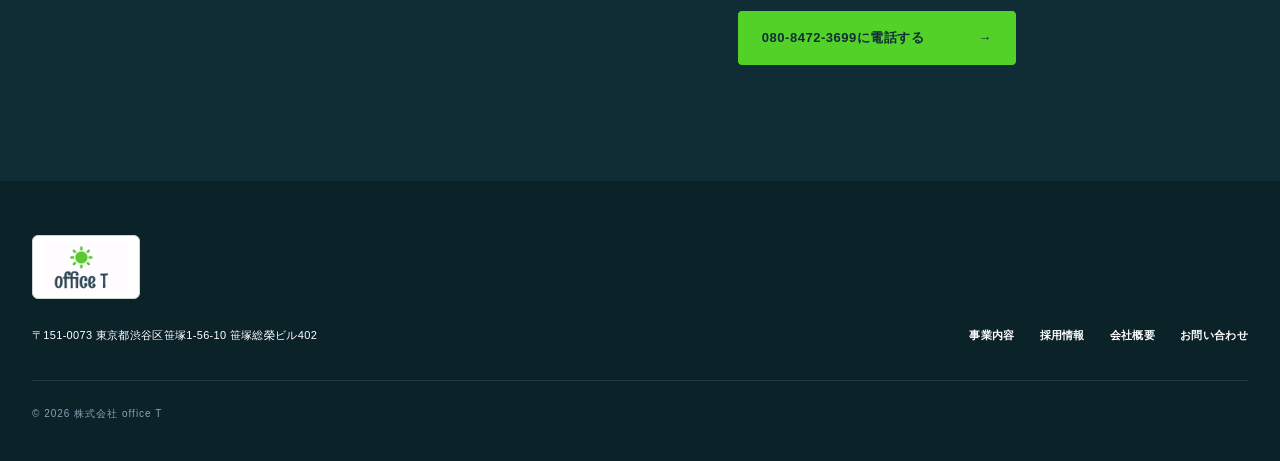
<file: services/care-taxi/index.html>
<!DOCTYPE html><html lang="ja"><head><meta charSet="utf-8"/><meta name="viewport" content="width=device-width, initial-scale=1"/><link rel="stylesheet" href="/assets/index-MBItG3Xr.css" data-rsc-css-href="/assets/index-MBItG3Xr.css" data-precedence="vite-rsc/importer-resources"/><title>やまだの介護taxi｜株式会社 office T</title><meta name="description" content="通院や外出の不安に寄り添い、介護資格と接客経験を活かして安心できる移動をお手伝いします。"/><meta name="robots" content="index, follow"/><meta property="og:title" content="やまだの介護taxi｜株式会社 office T"/><meta property="og:description" content="通院や外出の不安に寄り添い、介護資格と接客経験を活かして安心できる移動をお手伝いします。"/><meta property="og:image" content="https://github.com/user-attachments/assets/f2400045-079e-428f-be4b-5f1a729ca64e"/><meta property="og:image:width" content="1732"/><meta property="og:image:height" content="908"/><meta property="og:image:alt" content="株式会社 office T｜人と現場に、確かな答えを。"/><meta name="twitter:card" content="summary_large_image"/><meta name="twitter:title" content="やまだの介護taxi｜株式会社 office T"/><meta name="twitter:description" content="通院や外出の不安に寄り添い、介護資格と接客経験を活かして安心できる移動をお手伝いします。"/><meta name="twitter:image" content="https://github.com/user-attachments/assets/f2400045-079e-428f-be4b-5f1a729ca64e"/>
<link rel="canonical" href="https://officettokyo.com/services/care-taxi/"><meta property="og:url" content="https://officettokyo.com/services/care-taxi/"></head><body><div class="service-page" data-service="care-taxi"><a class="skip-link" href="#main">本文へ移動</a><header class="site-header service-site-header"><div class="shell header-inner"><a href="/" class="brand" aria-label="株式会社 office T トップへ"><span class="brand-logo-frame" aria-hidden="true"><img class="brand-logo" src="[data-uri]" alt="" width="832" height="503"/></span></a><nav class="desktop-nav" aria-label="メインナビゲーション"><a href="/#business">事業内容</a><a href="/#achievements">事業実績</a><a href="/recruit/">採用情報</a><a href="/#company">会社概要</a><a href="/#contact" class="nav-contact">お問い合わせ</a></nav><details class="mobile-menu"><summary aria-label="メニュー"><span aria-hidden="true"></span></summary><nav aria-label="モバイルナビゲーション"><a href="/#business">事業内容</a><a href="/#achievements">事業実績</a><a href="/recruit/">採用情報</a><a href="/#company">会社概要</a><a href="/#contact">お問い合わせ</a></nav></details></div></header><main id="main"><section class="service-hero" aria-labelledby="service-title"><div class="service-hero-orbit" aria-hidden="true"></div><div class="shell service-hero-inner"><div class="service-hero-copy"><nav class="service-breadcrumb" aria-label="パンくずリスト"><a href="/">TOP</a><span aria-hidden="true">/</span><a href="/#business">SERVICES</a><span aria-hidden="true">/</span><strong>CARE TAXI</strong></nav><p class="service-eyebrow">SERVICE <!-- -->04<!-- --> <span>CARE TAXI</span></p><h1 id="service-title">やまだの介護taxi</h1><p class="service-hero-headline"><span class="text-chunk">通院も、外出も。</span><wbr/><span class="text-chunk">安心を乗せて。</span></p><p class="service-hero-lead">『一人で大丈夫だろうか』『家族が付き添えず不安』。そんな声に寄り添い、介護職員資格と運転・接客の経験を活かして、心を込めて移動をサポートします。</p><a class="button button-primary" href="tel:08084723699">080-8472-3699に電話する<!-- --> <span aria-hidden="true">↗</span></a></div><div class="service-hero-visual" aria-hidden="true"><span class="service-hero-label">CARE TAXI</span><strong class="service-hero-number">04</strong><span class="service-hero-mark">office T</span></div></div></section><section class="service-content-section" aria-labelledby="capabilities-title"><div class="shell service-section-grid"><div class="service-section-heading"><span>WHAT WE DO</span><h2 id="capabilities-title">対応内容</h2><p>ご相談の背景と現場の条件を整理し、必要な実務を一つずつ形にします。</p></div><ol class="service-capabilities"><li><span>01</span><strong>福祉輸送限定許可に基づく運行</strong></li><li><span>02</span><strong>室内・屋外・院内での介助</strong></li><li><span>03</span><strong>標準車椅子のレンタル</strong></li><li><span>04</span><strong>看護師同乗についての事前相談</strong></li><li><span>05</span><strong>世田谷区を中心に、渋谷区・新宿区・杉並区ほかへ対応</strong></li></ol></div></section><section class="service-care-pricing-section" aria-labelledby="care-pricing-title"><div class="shell"><div class="service-special-heading"><div><span>PRICE &amp; OPTIONS</span><h2 id="care-pricing-title">料金・介助オプション</h2></div><p>旧HPに掲載されていた金額を、そのまま税込価格として反映しています。 ご利用内容に応じた条件は、ご予約時に担当者からご案内します。</p></div><div class="fare-panel"><div class="fare-main"><div class="fare-heading"><span>基本料金</span><small>表示価格はすべて税込です</small></div><div class="fare-cards"><div><small>予約費用</small><strong>¥500</strong></div><div><small>タクシー利用料金・1時間まで</small><strong>¥5,000</strong></div><div><small>以降30分ごと</small><strong>¥2,300</strong></div><div><small>標準車椅子レンタル・1乗車</small><strong>¥1,000</strong></div></div><ul class="fare-notes"><li>福祉輸送限定許可に基づき運行しています。</li><li>介護保険はご利用いただけません。</li><li>時間は営業所を出発した時点から加算します。</li><li>当日キャンセル料は¥1,000（税込）です。</li><li>世田谷区を中心に、渋谷区・新宿区・杉並区ほか、ご要望に応じて伺います。</li></ul></div><div class="fare-options"><div class="fare-heading"><span>介助・オプション</span><small>内容に応じて事前にご相談ください</small></div><dl><div><dt>室内介助（ベッド〜玄関）</dt><dd><strong>¥2,000</strong></dd></div><div><dt>屋外介助（玄関〜車両）</dt><dd><strong>¥1,000</strong></dd></div><div><dt>院内介助等</dt><dd><strong>¥3,000</strong></dd></div><div><dt>看護師同乗料金（1時間・要事前相談）</dt><dd><strong>¥3,000〜</strong></dd></div><div><dt>看護師同乗手当（1件）</dt><dd><strong>¥5,000</strong></dd></div><div><dt>受診内容の聞き取り・共有・次回予約</dt><dd><strong>¥3,000</strong></dd></div><div><dt>深夜早朝割増（22:00〜翌5:00）</dt><dd><strong>2割増</strong></dd></div><div><dt>障がい者割引（身体・知的）</dt><dd><strong>1割引</strong></dd></div></dl><p class="fare-clarification">看護師同乗料金と同乗手当の適用条件は、ご予約時にご案内します。 受診内容の聞き取り・ご家族への共有は、ご本人またはご家族の同意を確認のうえ行います。</p><a class="fare-call" href="tel:08084723699"><small>介護タクシーのご予約・ご相談</small><strong>080-8472-3699</strong><span>電話をかける</span></a></div></div></div></section><section class="service-flow-section" aria-labelledby="flow-title"><div class="shell"><div class="service-flow-heading"><span>FLOW</span><h2 id="flow-title">ご相談から実施まで</h2><p>内容が固まっていない段階でも構いません。状況を伺いながら、進め方を整理します。</p></div><ol class="service-flow"><li><span>STEP <!-- -->01</span><strong>電話でご希望日時と利用内容を相談</strong></li><li><span>STEP <!-- -->02</span><strong>必要な介助・オプションを事前に確認</strong></li><li><span>STEP <!-- -->03</span><strong>ご要望の場所へ伺い、通院や外出を支援</strong></li><li><span>STEP <!-- -->04</span><strong>ご希望と同意がある場合は、受診内容の聞き取り・ご家族への共有にも対応</strong></li></ol></div></section><section class="service-related-section" aria-labelledby="related-title"><div class="shell"><div class="service-related-heading"><span>OTHER SERVICES</span><h2 id="related-title">その他の事業</h2></div><div class="service-related-grid"><a href="/services/event/"><span>SERVICE <!-- -->01</span><strong>イベント企画・運営</strong><small>EVENT PRODUCTION</small><b aria-hidden="true">↗</b></a><a href="/services/survey/"><span>SERVICE <!-- -->02</span><strong>インフラ設備測量</strong><small>SURVEY</small><b aria-hidden="true">↗</b></a><a href="/services/cad/"><span>SERVICE <!-- -->03</span><strong>図面・申請書作成</strong><small>CAD / APPLICATION</small><b aria-hidden="true">↗</b></a><a href="/services/support/"><span>SERVICE <!-- -->05</span><strong>救援・その他対応</strong><small>OTHER SUPPORT</small><b aria-hidden="true">↗</b></a></div></div></section><section class="service-contact-section" aria-labelledby="service-contact-title"><div class="shell service-contact-inner"><div><span>CONTACT</span><h2 id="service-contact-title"><span class="heading-line"><span class="text-chunk">まずは、</span><wbr/><span class="text-chunk">現場のことを</span></span><span class="heading-line"><span class="text-chunk">お聞かせください。</span></span></h2></div><div><p>ご相談内容がまとまっていなくても大丈夫です。目的や状況を伺い、対応できる形を一緒に整理します。</p><a class="button service-contact-button" href="tel:08084723699">080-8472-3699に電話する<!-- --> <span aria-hidden="true">→</span></a></div></div></section></main><footer class="site-footer"><div class="shell footer-inner"><div><a href="/" class="brand footer-brand" aria-label="株式会社 office T トップへ"><span class="brand-logo-frame" aria-hidden="true"><img class="brand-logo" src="[data-uri]" alt="" width="832" height="503"/></span></a><address>〒151-0073 東京都渋谷区笹塚1-56-10 笹塚総榮ビル402</address></div><div class="footer-links"><a href="/#business">事業内容</a><a href="/recruit/">採用情報</a><a href="/#company">会社概要</a><a href="/#contact">お問い合わせ</a></div><small class="copyright">© 2026 株式会社 office T</small></div></footer></div></body></html>
</file>
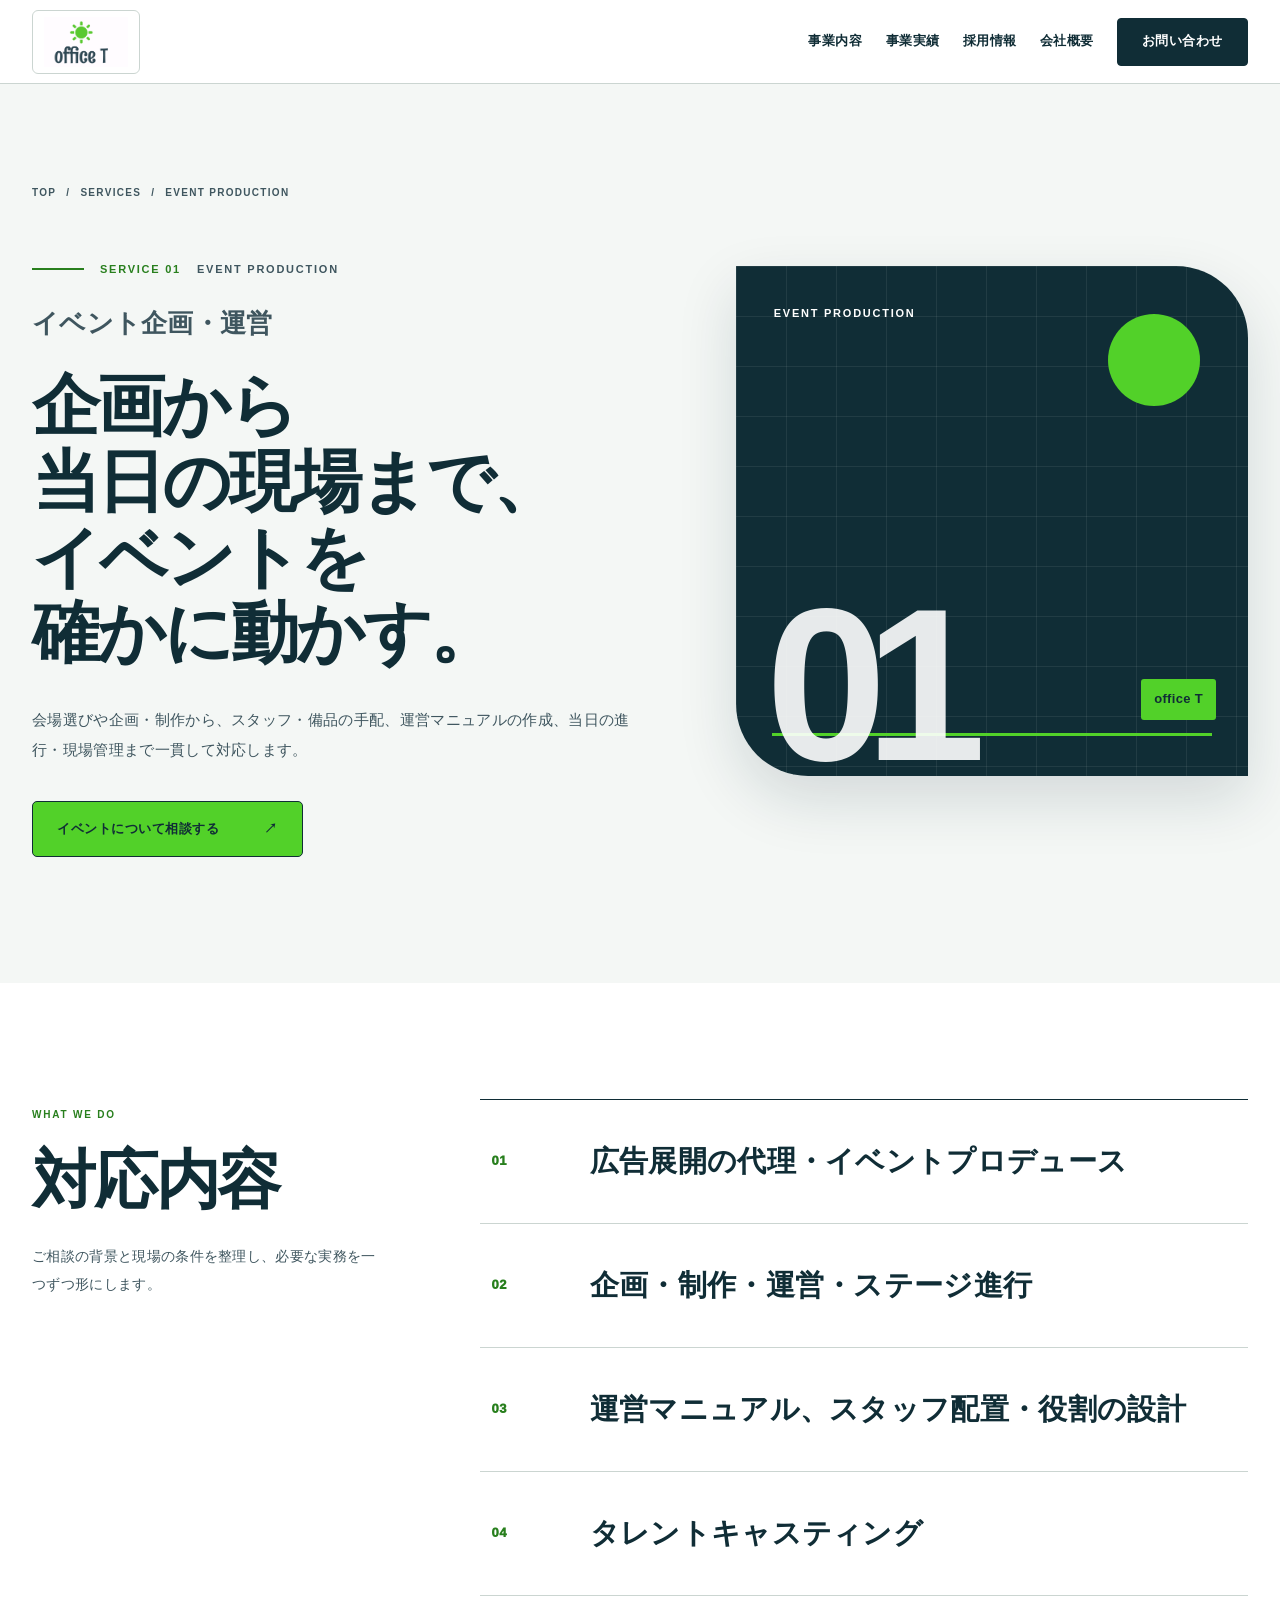
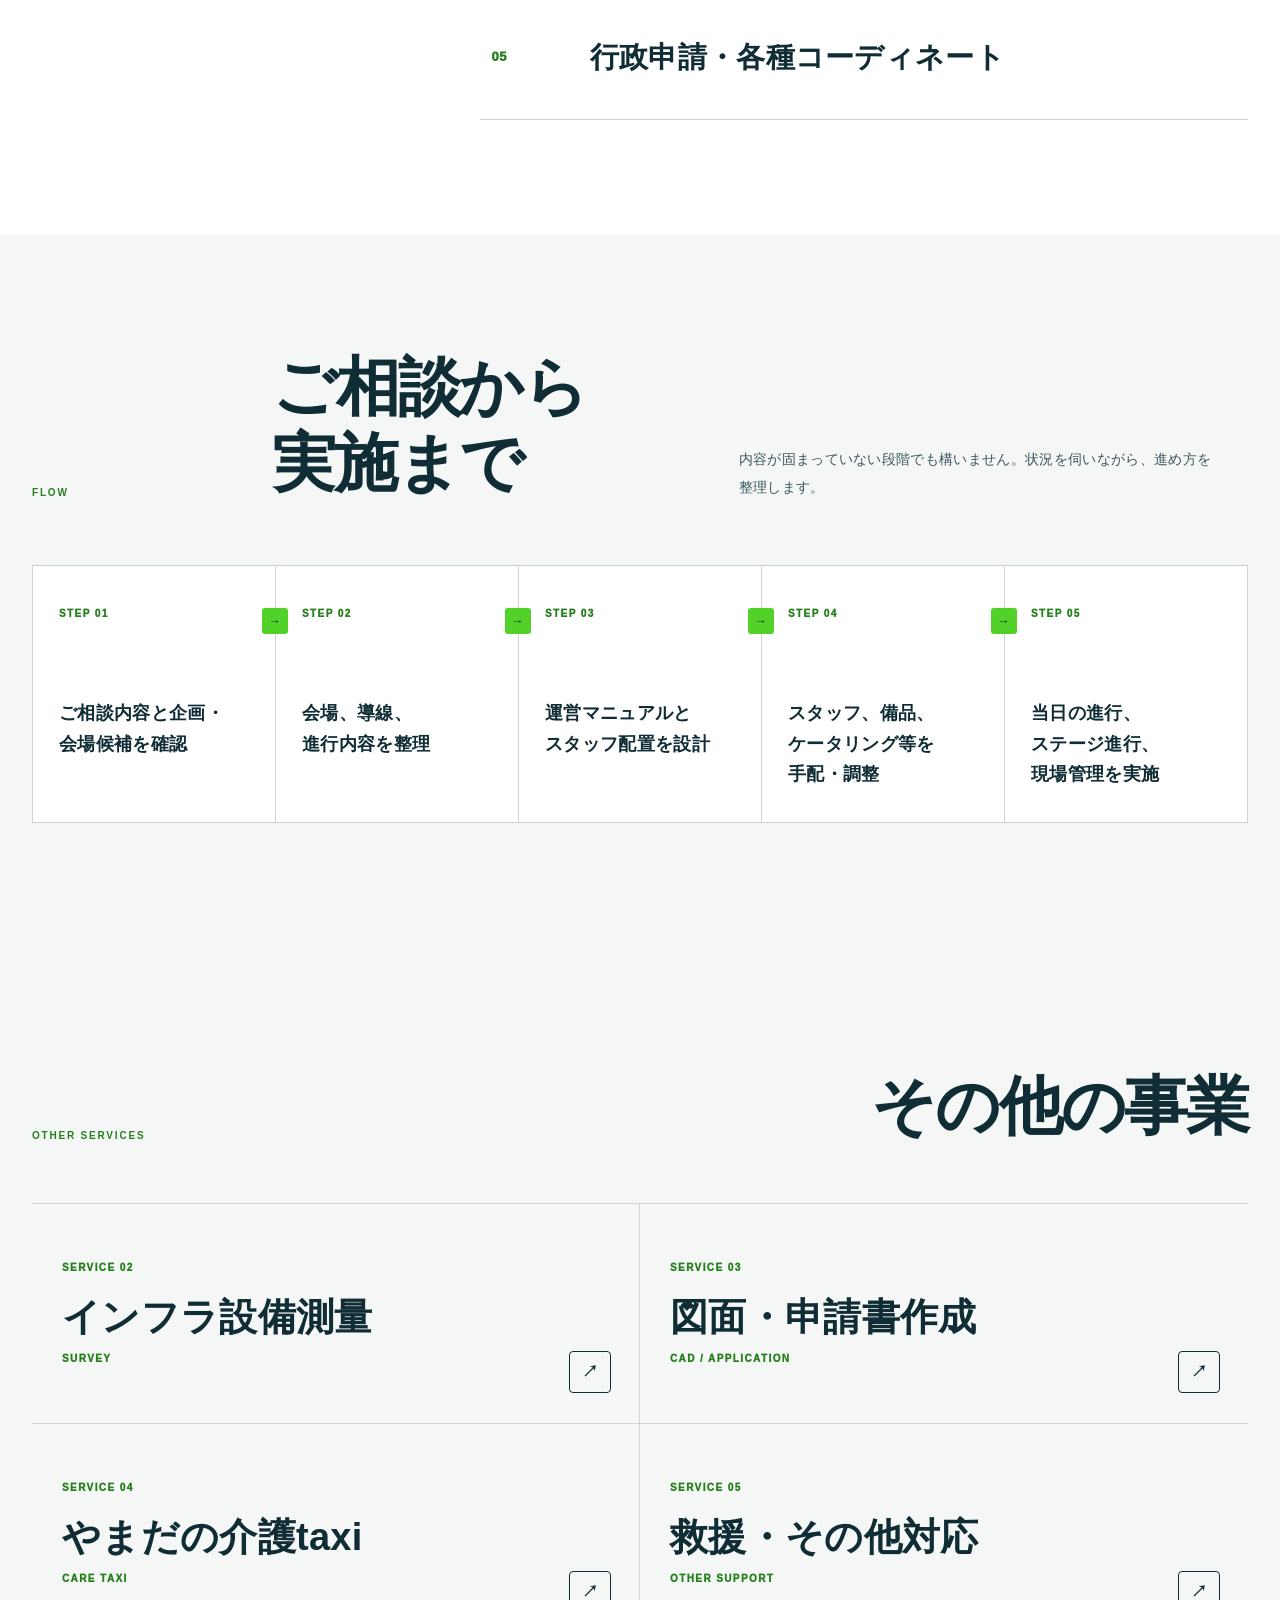
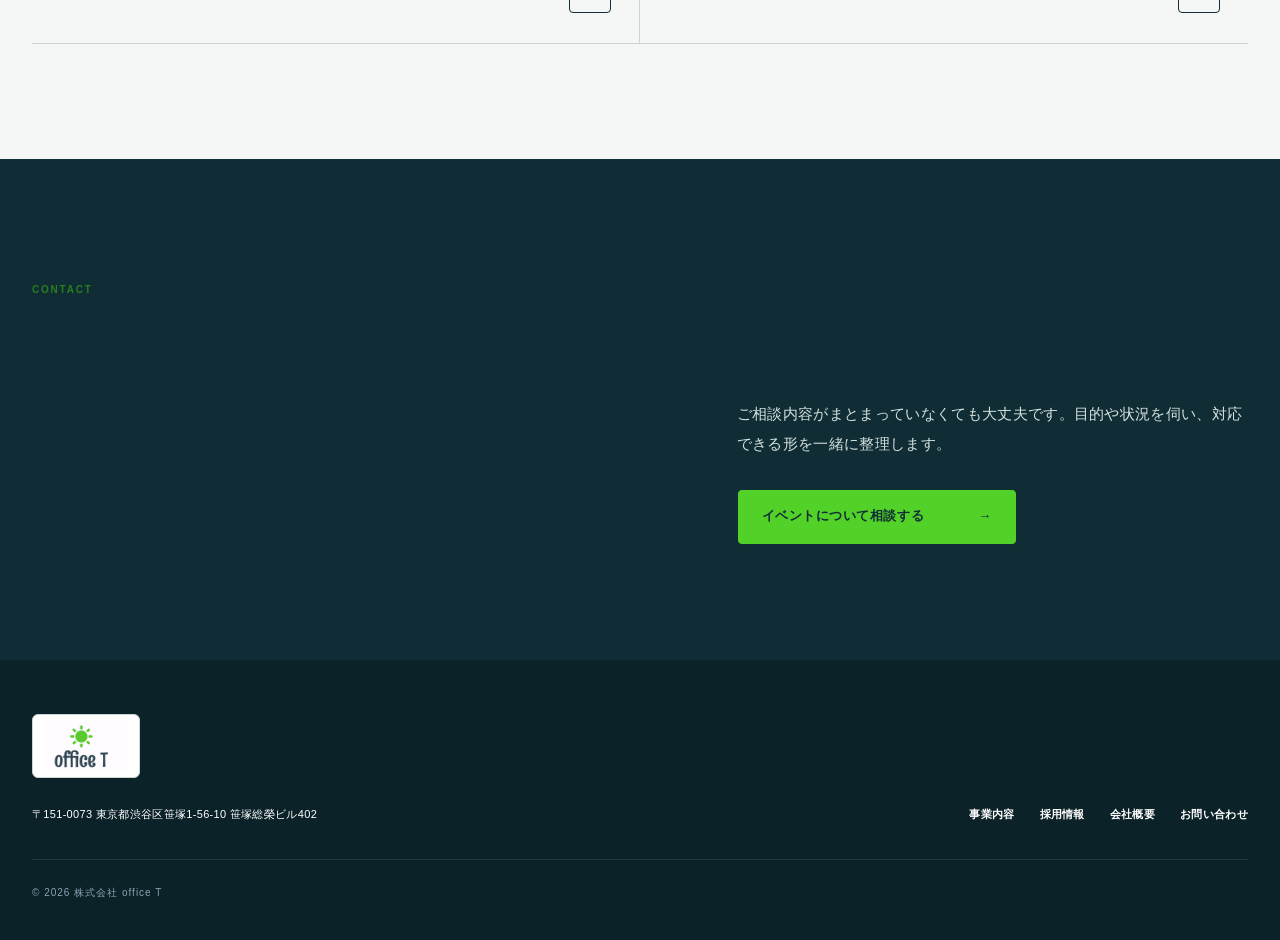
<file: services/event/index.html>
<!DOCTYPE html><html lang="ja"><head><meta charSet="utf-8"/><meta name="viewport" content="width=device-width, initial-scale=1"/><link rel="stylesheet" href="/assets/index-MBItG3Xr.css" data-rsc-css-href="/assets/index-MBItG3Xr.css" data-precedence="vite-rsc/importer-resources"/><title>イベント企画・運営｜株式会社 office T</title><meta name="description" content="企画・制作から当日の運営、舞台進行まで。人が集まる場を、安全かつスムーズに動かします。"/><meta name="robots" content="index, follow"/><meta property="og:title" content="イベント企画・運営｜株式会社 office T"/><meta property="og:description" content="企画・制作から当日の運営、舞台進行まで。人が集まる場を、安全かつスムーズに動かします。"/><meta property="og:image" content="https://github.com/user-attachments/assets/f2400045-079e-428f-be4b-5f1a729ca64e"/><meta property="og:image:width" content="1732"/><meta property="og:image:height" content="908"/><meta property="og:image:alt" content="株式会社 office T｜人と現場に、確かな答えを。"/><meta name="twitter:card" content="summary_large_image"/><meta name="twitter:title" content="イベント企画・運営｜株式会社 office T"/><meta name="twitter:description" content="企画・制作から当日の運営、舞台進行まで。人が集まる場を、安全かつスムーズに動かします。"/><meta name="twitter:image" content="https://github.com/user-attachments/assets/f2400045-079e-428f-be4b-5f1a729ca64e"/>
<link rel="canonical" href="https://officettokyo.com/services/event/"><meta property="og:url" content="https://officettokyo.com/services/event/"></head><body><div class="service-page" data-service="event"><a class="skip-link" href="#main">本文へ移動</a><header class="site-header service-site-header"><div class="shell header-inner"><a href="/" class="brand" aria-label="株式会社 office T トップへ"><span class="brand-logo-frame" aria-hidden="true"><img class="brand-logo" src="[data-uri]" alt="" width="832" height="503"/></span></a><nav class="desktop-nav" aria-label="メインナビゲーション"><a href="/#business">事業内容</a><a href="/#achievements">事業実績</a><a href="/recruit/">採用情報</a><a href="/#company">会社概要</a><a href="/#contact" class="nav-contact">お問い合わせ</a></nav><details class="mobile-menu"><summary aria-label="メニュー"><span aria-hidden="true"></span></summary><nav aria-label="モバイルナビゲーション"><a href="/#business">事業内容</a><a href="/#achievements">事業実績</a><a href="/recruit/">採用情報</a><a href="/#company">会社概要</a><a href="/#contact">お問い合わせ</a></nav></details></div></header><main id="main"><section class="service-hero" aria-labelledby="service-title"><div class="service-hero-orbit" aria-hidden="true"></div><div class="shell service-hero-inner"><div class="service-hero-copy"><nav class="service-breadcrumb" aria-label="パンくずリスト"><a href="/">TOP</a><span aria-hidden="true">/</span><a href="/#business">SERVICES</a><span aria-hidden="true">/</span><strong>EVENT PRODUCTION</strong></nav><p class="service-eyebrow">SERVICE <!-- -->01<!-- --> <span>EVENT PRODUCTION</span></p><h1 id="service-title">イベント企画・運営</h1><p class="service-hero-headline"><span class="text-chunk">企画から</span><wbr/><span class="text-chunk">当日の現場まで、</span><wbr/><span class="text-chunk">イベントを</span><wbr/><span class="text-chunk">確かに動かす。</span></p><p class="service-hero-lead">会場選びや企画・制作から、スタッフ・備品の手配、運営マニュアルの作成、当日の進行・現場管理まで一貫して対応します。</p><a class="button button-primary" href="mailto:info@officet-tokyo.com">イベントについて相談する<!-- --> <span aria-hidden="true">↗</span></a></div><div class="service-hero-visual" aria-hidden="true"><span class="service-hero-label">EVENT PRODUCTION</span><strong class="service-hero-number">01</strong><span class="service-hero-mark">office T</span></div></div></section><section class="service-content-section" aria-labelledby="capabilities-title"><div class="shell service-section-grid"><div class="service-section-heading"><span>WHAT WE DO</span><h2 id="capabilities-title">対応内容</h2><p>ご相談の背景と現場の条件を整理し、必要な実務を一つずつ形にします。</p></div><ol class="service-capabilities"><li><span>01</span><strong>広告展開の代理・イベントプロデュース</strong></li><li><span>02</span><strong>企画・制作・運営・ステージ進行</strong></li><li><span>03</span><strong>運営マニュアル、スタッフ配置・役割の設計</strong></li><li><span>04</span><strong>タレントキャスティング</strong></li><li><span>05</span><strong>行政申請・各種コーディネート</strong></li></ol></div></section><section class="service-flow-section" aria-labelledby="flow-title"><div class="shell"><div class="service-flow-heading"><span>FLOW</span><h2 id="flow-title">ご相談から実施まで</h2><p>内容が固まっていない段階でも構いません。状況を伺いながら、進め方を整理します。</p></div><ol class="service-flow"><li><span>STEP <!-- -->01</span><strong>ご相談内容と企画・会場候補を確認</strong></li><li><span>STEP <!-- -->02</span><strong>会場、導線、進行内容を整理</strong></li><li><span>STEP <!-- -->03</span><strong>運営マニュアルとスタッフ配置を設計</strong></li><li><span>STEP <!-- -->04</span><strong>スタッフ、備品、ケータリング等を手配・調整</strong></li><li><span>STEP <!-- -->05</span><strong>当日の進行、ステージ進行、現場管理を実施</strong></li></ol></div></section><section class="service-related-section" aria-labelledby="related-title"><div class="shell"><div class="service-related-heading"><span>OTHER SERVICES</span><h2 id="related-title">その他の事業</h2></div><div class="service-related-grid"><a href="/services/survey/"><span>SERVICE <!-- -->02</span><strong>インフラ設備測量</strong><small>SURVEY</small><b aria-hidden="true">↗</b></a><a href="/services/cad/"><span>SERVICE <!-- -->03</span><strong>図面・申請書作成</strong><small>CAD / APPLICATION</small><b aria-hidden="true">↗</b></a><a href="/services/care-taxi/"><span>SERVICE <!-- -->04</span><strong>やまだの介護taxi</strong><small>CARE TAXI</small><b aria-hidden="true">↗</b></a><a href="/services/support/"><span>SERVICE <!-- -->05</span><strong>救援・その他対応</strong><small>OTHER SUPPORT</small><b aria-hidden="true">↗</b></a></div></div></section><section class="service-contact-section" aria-labelledby="service-contact-title"><div class="shell service-contact-inner"><div><span>CONTACT</span><h2 id="service-contact-title"><span class="heading-line"><span class="text-chunk">まずは、</span><wbr/><span class="text-chunk">現場のことを</span></span><span class="heading-line"><span class="text-chunk">お聞かせください。</span></span></h2></div><div><p>ご相談内容がまとまっていなくても大丈夫です。目的や状況を伺い、対応できる形を一緒に整理します。</p><a class="button service-contact-button" href="mailto:info@officet-tokyo.com">イベントについて相談する<!-- --> <span aria-hidden="true">→</span></a></div></div></section></main><footer class="site-footer"><div class="shell footer-inner"><div><a href="/" class="brand footer-brand" aria-label="株式会社 office T トップへ"><span class="brand-logo-frame" aria-hidden="true"><img class="brand-logo" src="[data-uri]" alt="" width="832" height="503"/></span></a><address>〒151-0073 東京都渋谷区笹塚1-56-10 笹塚総榮ビル402</address></div><div class="footer-links"><a href="/#business">事業内容</a><a href="/recruit/">採用情報</a><a href="/#company">会社概要</a><a href="/#contact">お問い合わせ</a></div><small class="copyright">© 2026 株式会社 office T</small></div></footer></div></body></html>
</file>
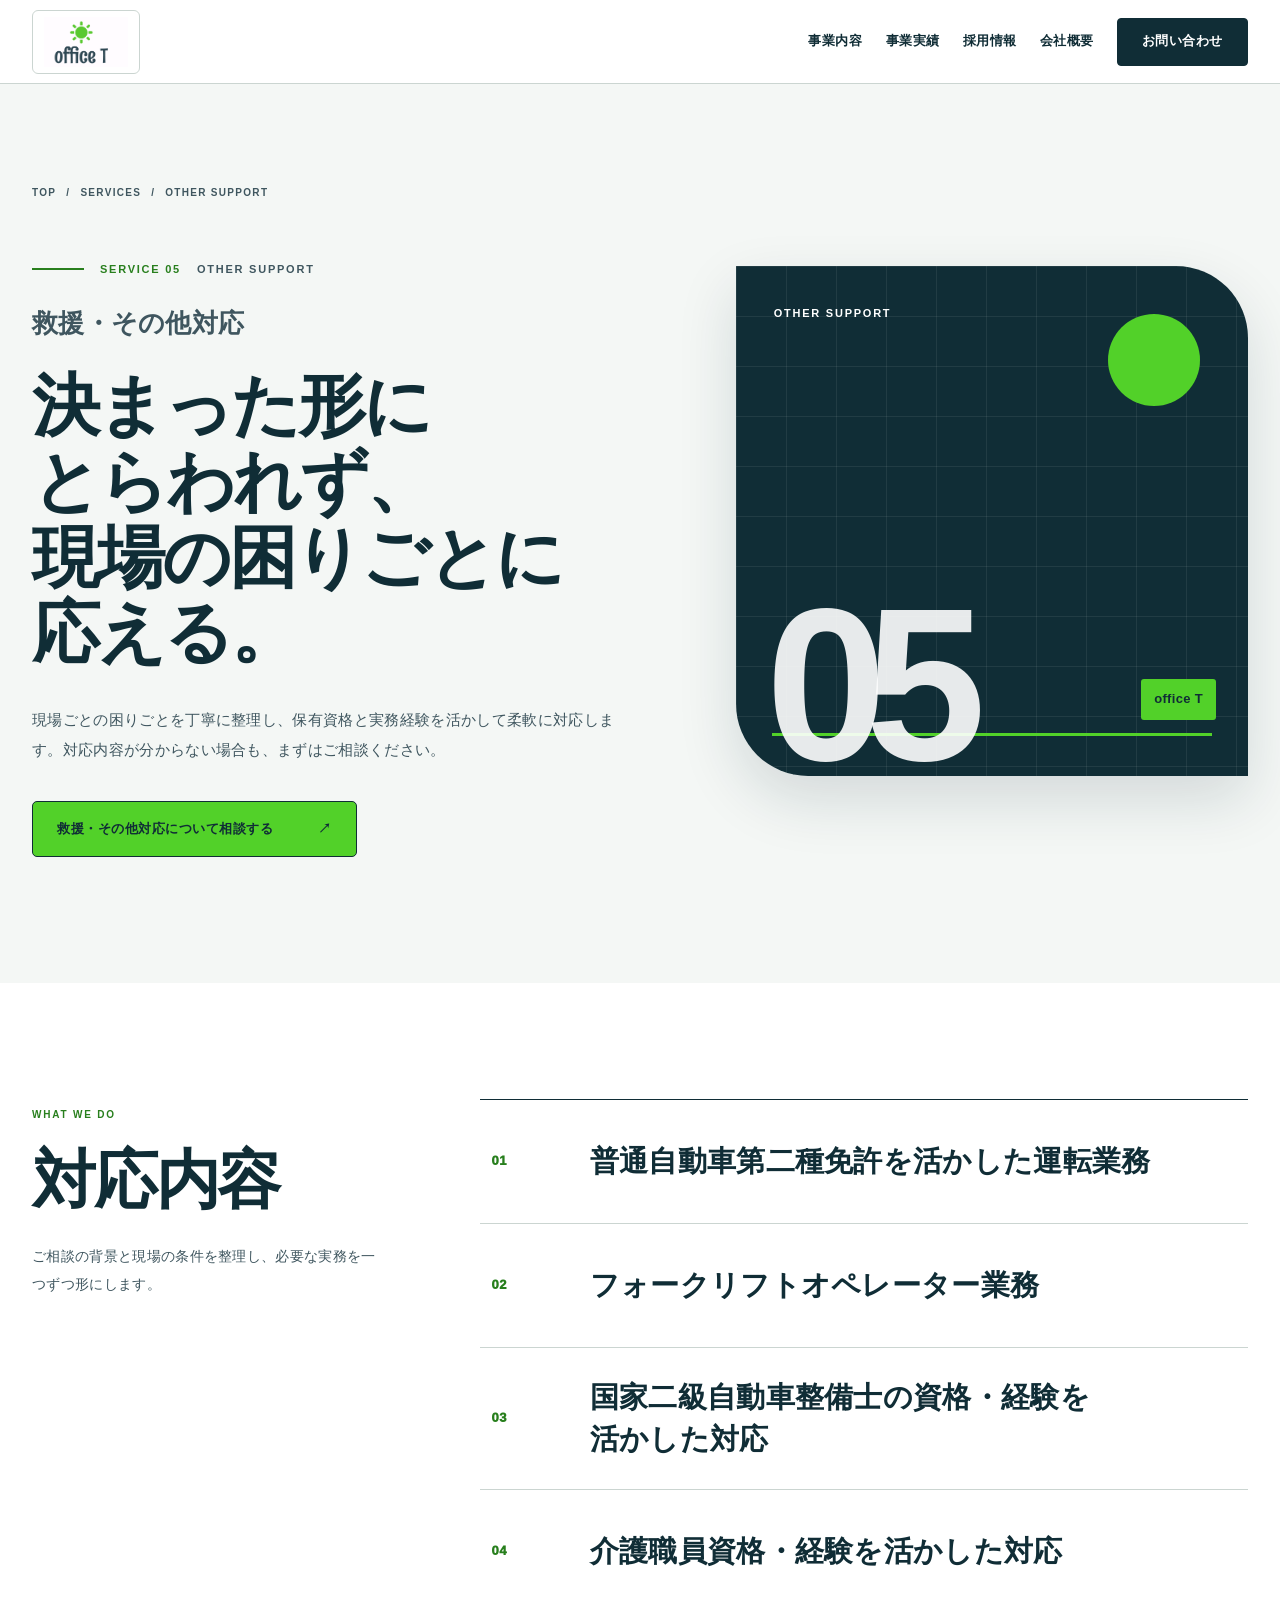
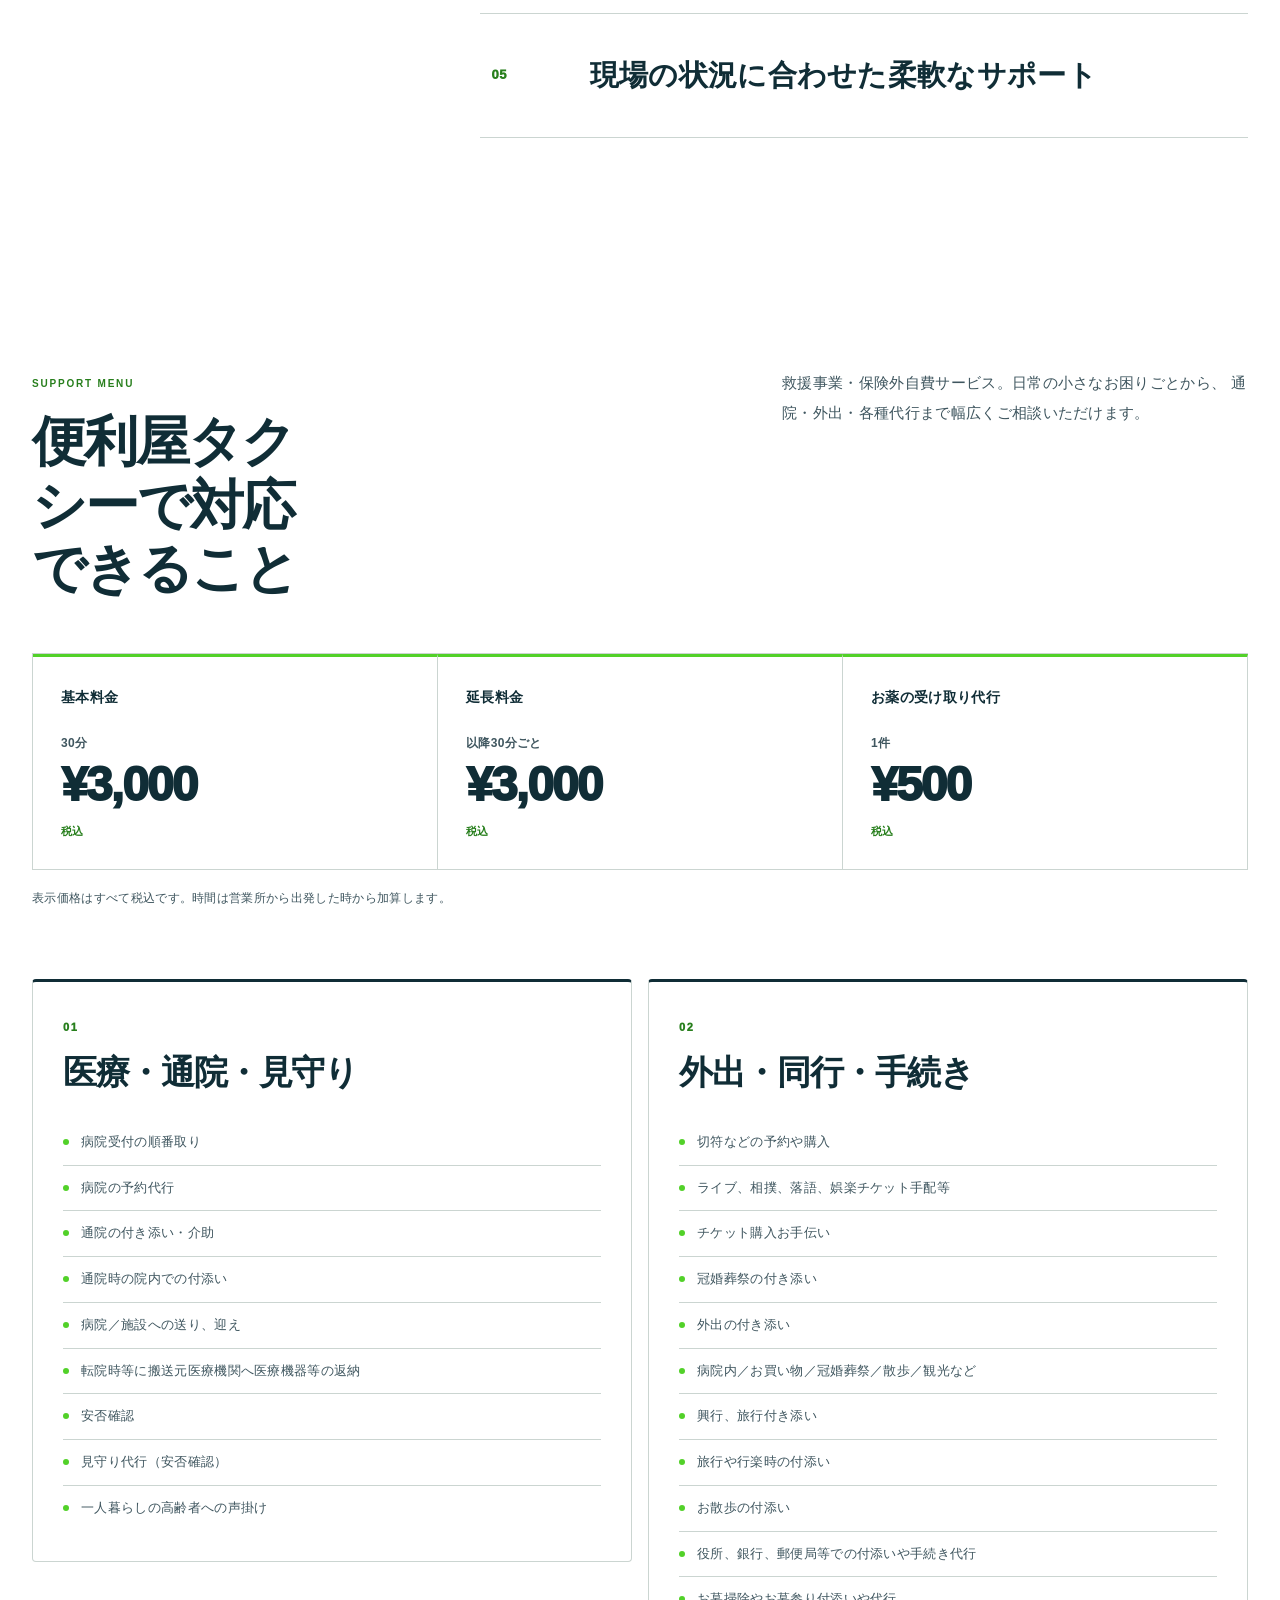
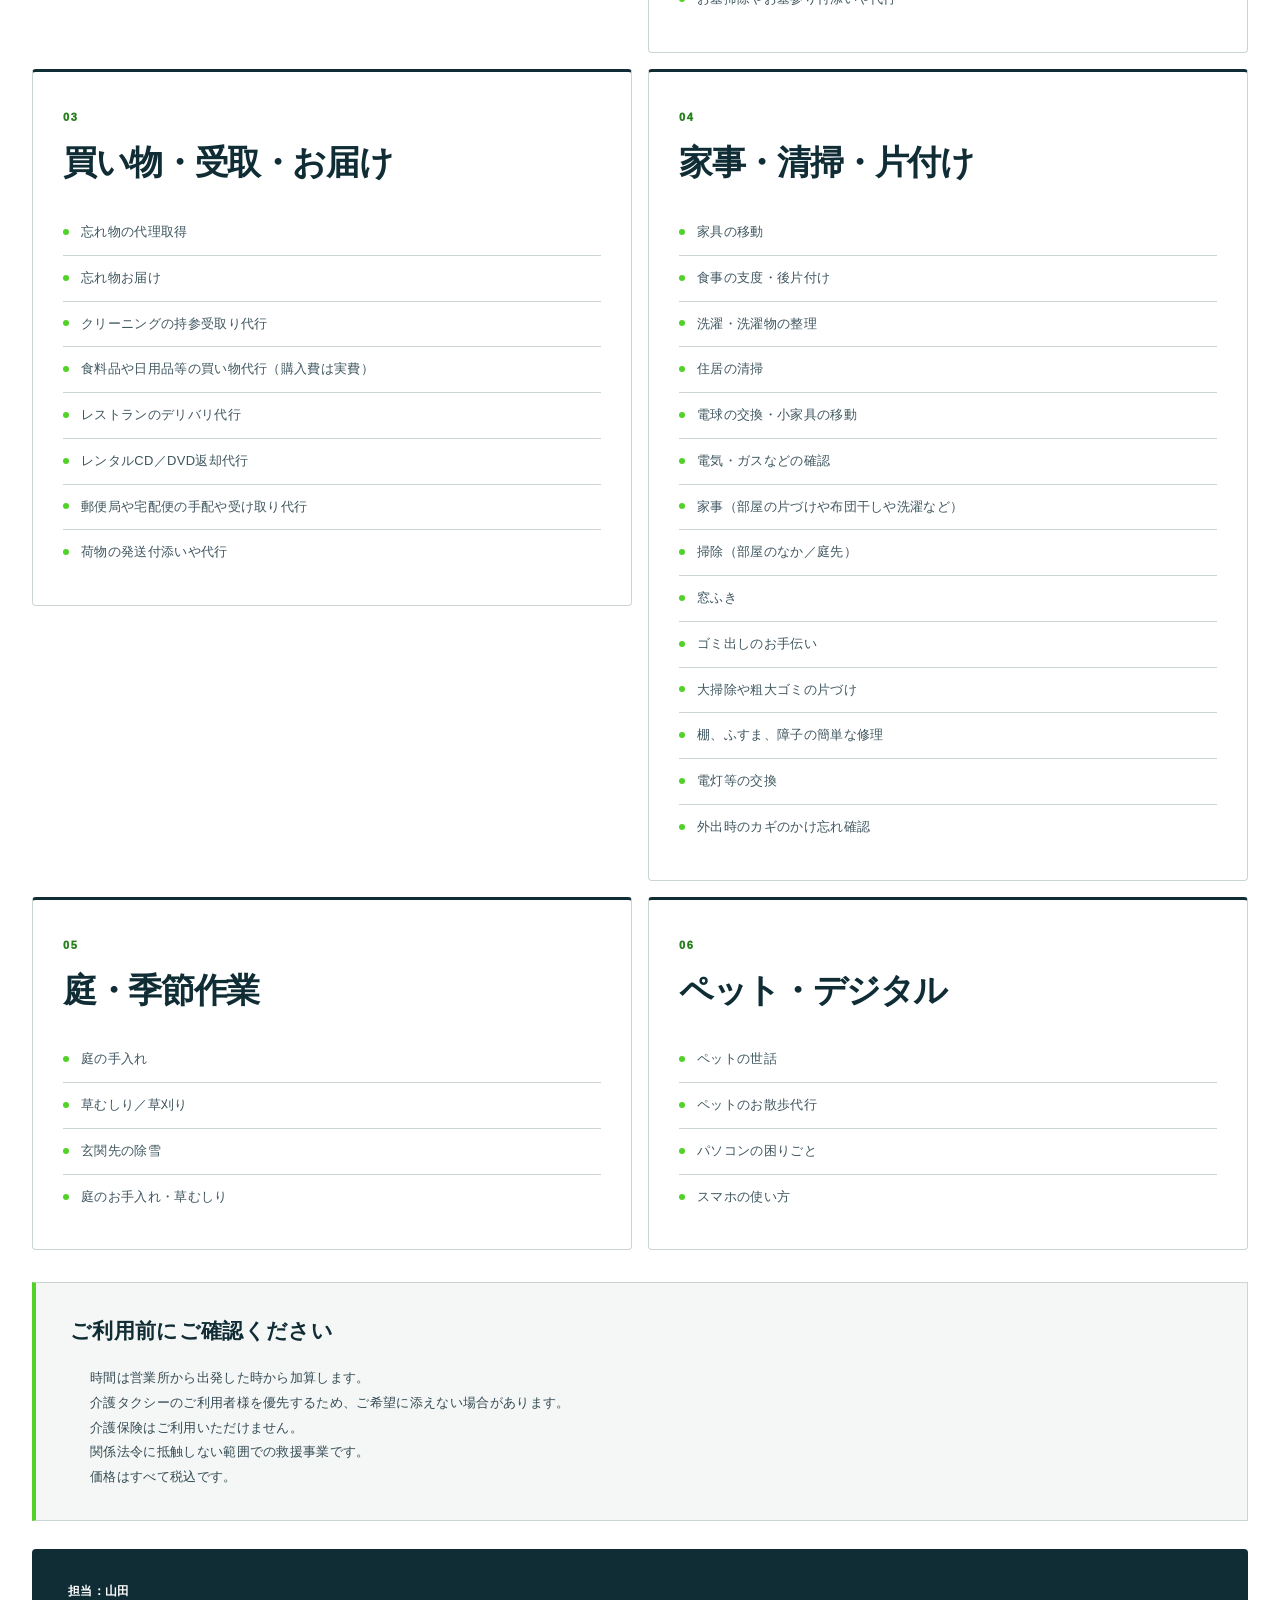
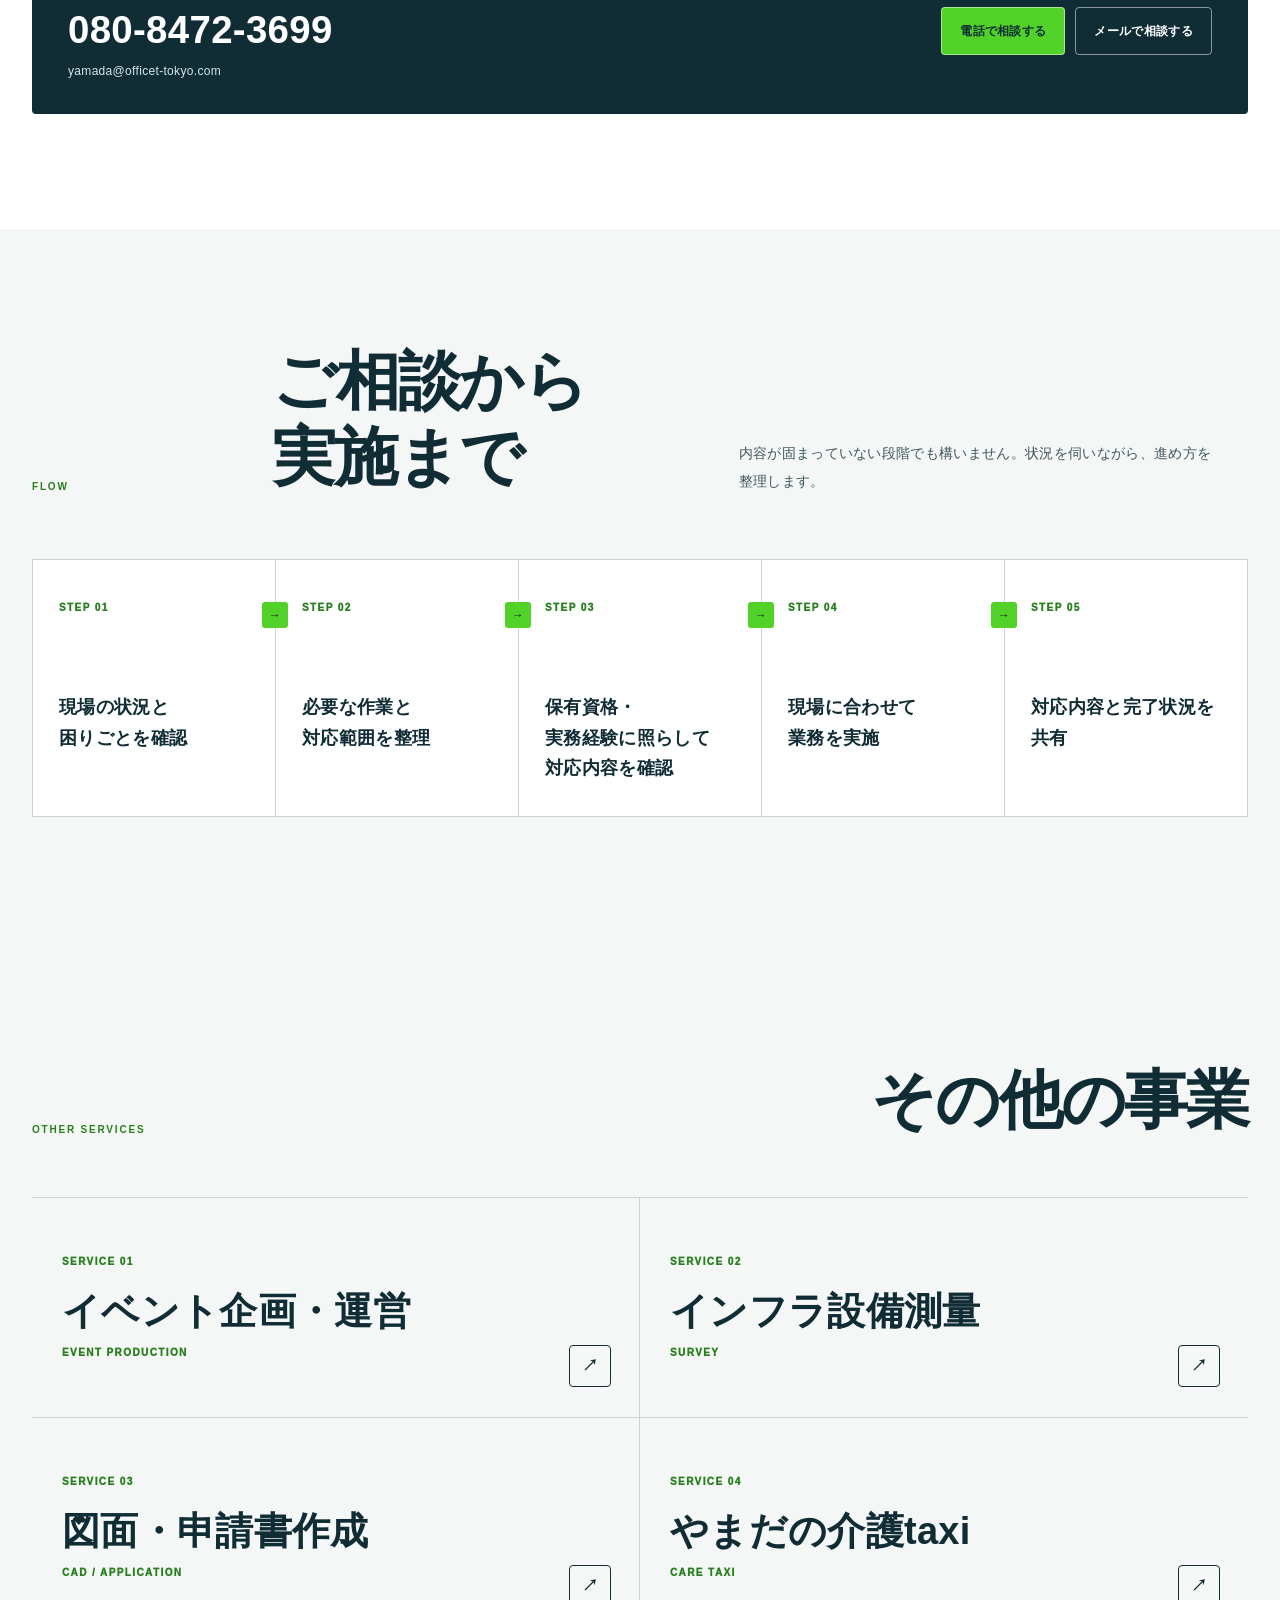
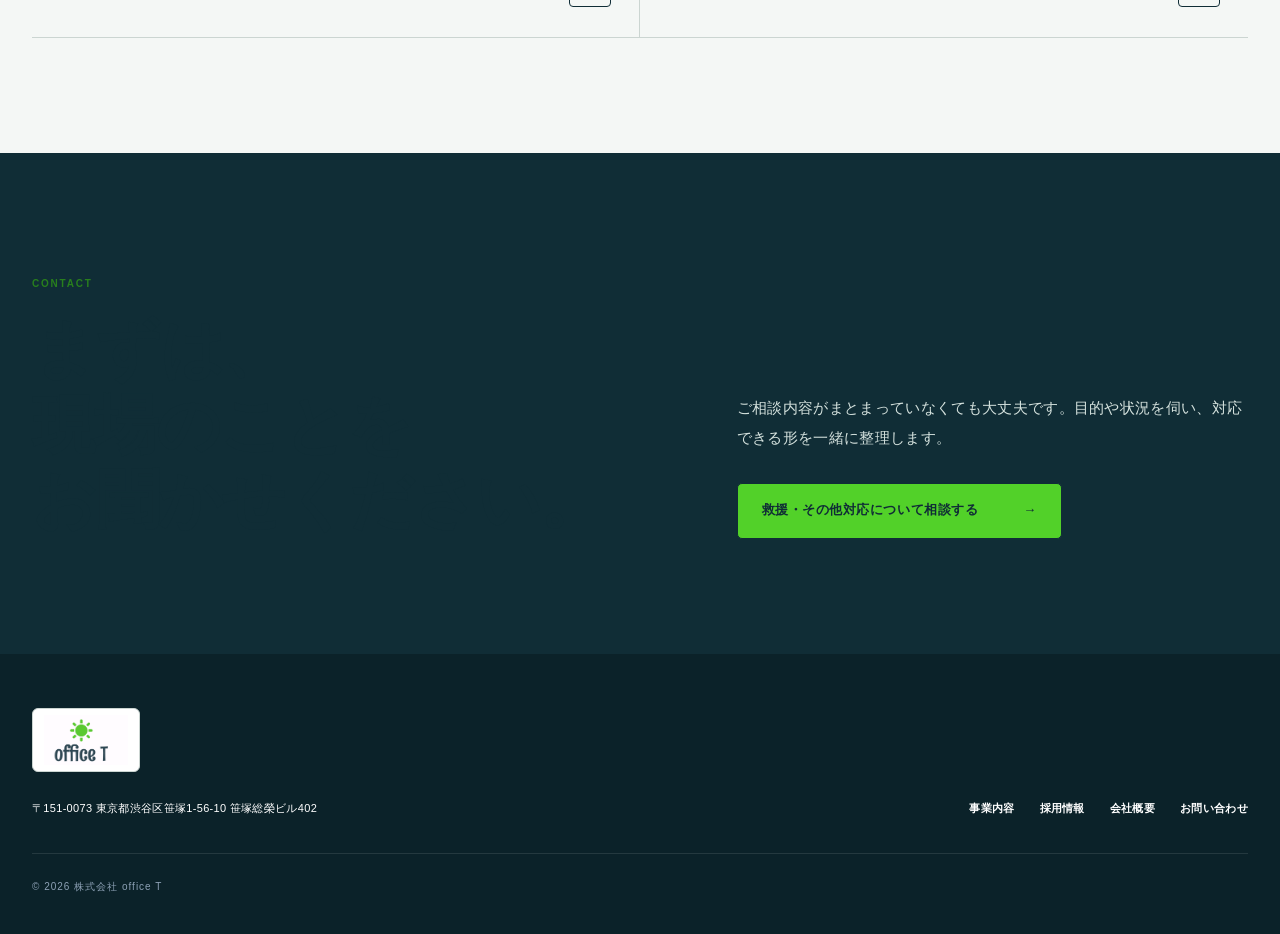
<file: services/support/index.html>
<!DOCTYPE html><html lang="ja"><head><meta charSet="utf-8"/><meta name="viewport" content="width=device-width, initial-scale=1"/><link rel="stylesheet" href="/assets/index-MBItG3Xr.css" data-rsc-css-href="/assets/index-MBItG3Xr.css" data-precedence="vite-rsc/importer-resources"/><title>救援・その他対応｜株式会社 office T</title><meta name="description" content="現場ごとの困りごとを整理し、保有資格と実務経験を活かして柔軟に対応します。"/><meta name="robots" content="index, follow"/><meta property="og:title" content="救援・その他対応｜株式会社 office T"/><meta property="og:description" content="現場ごとの困りごとを整理し、保有資格と実務経験を活かして柔軟に対応します。"/><meta property="og:image" content="https://github.com/user-attachments/assets/f2400045-079e-428f-be4b-5f1a729ca64e"/><meta property="og:image:width" content="1732"/><meta property="og:image:height" content="908"/><meta property="og:image:alt" content="株式会社 office T｜人と現場に、確かな答えを。"/><meta name="twitter:card" content="summary_large_image"/><meta name="twitter:title" content="救援・その他対応｜株式会社 office T"/><meta name="twitter:description" content="現場ごとの困りごとを整理し、保有資格と実務経験を活かして柔軟に対応します。"/><meta name="twitter:image" content="https://github.com/user-attachments/assets/f2400045-079e-428f-be4b-5f1a729ca64e"/>
<link rel="canonical" href="https://officettokyo.com/services/support/"><meta property="og:url" content="https://officettokyo.com/services/support/"></head><body><div class="service-page" data-service="support"><a class="skip-link" href="#main">本文へ移動</a><header class="site-header service-site-header"><div class="shell header-inner"><a href="/" class="brand" aria-label="株式会社 office T トップへ"><span class="brand-logo-frame" aria-hidden="true"><img class="brand-logo" src="[data-uri]" alt="" width="832" height="503"/></span></a><nav class="desktop-nav" aria-label="メインナビゲーション"><a href="/#business">事業内容</a><a href="/#achievements">事業実績</a><a href="/recruit/">採用情報</a><a href="/#company">会社概要</a><a href="/#contact" class="nav-contact">お問い合わせ</a></nav><details class="mobile-menu"><summary aria-label="メニュー"><span aria-hidden="true"></span></summary><nav aria-label="モバイルナビゲーション"><a href="/#business">事業内容</a><a href="/#achievements">事業実績</a><a href="/recruit/">採用情報</a><a href="/#company">会社概要</a><a href="/#contact">お問い合わせ</a></nav></details></div></header><main id="main"><section class="service-hero" aria-labelledby="service-title"><div class="service-hero-orbit" aria-hidden="true"></div><div class="shell service-hero-inner"><div class="service-hero-copy"><nav class="service-breadcrumb" aria-label="パンくずリスト"><a href="/">TOP</a><span aria-hidden="true">/</span><a href="/#business">SERVICES</a><span aria-hidden="true">/</span><strong>OTHER SUPPORT</strong></nav><p class="service-eyebrow">SERVICE <!-- -->05<!-- --> <span>OTHER SUPPORT</span></p><h1 id="service-title">救援・その他対応</h1><p class="service-hero-headline"><span class="text-chunk">決まった形に</span><wbr/><span class="text-chunk">とらわれず、</span><wbr/><span class="text-chunk">現場の困りごとに</span><wbr/><span class="text-chunk">応える。</span></p><p class="service-hero-lead">現場ごとの困りごとを丁寧に整理し、保有資格と実務経験を活かして柔軟に対応します。対応内容が分からない場合も、まずはご相談ください。</p><a class="button button-primary" href="mailto:info@officet-tokyo.com">救援・その他対応について相談する<!-- --> <span aria-hidden="true">↗</span></a></div><div class="service-hero-visual" aria-hidden="true"><span class="service-hero-label">OTHER SUPPORT</span><strong class="service-hero-number">05</strong><span class="service-hero-mark">office T</span></div></div></section><section class="service-content-section" aria-labelledby="capabilities-title"><div class="shell service-section-grid"><div class="service-section-heading"><span>WHAT WE DO</span><h2 id="capabilities-title">対応内容</h2><p>ご相談の背景と現場の条件を整理し、必要な実務を一つずつ形にします。</p></div><ol class="service-capabilities"><li><span>01</span><strong>普通自動車第二種免許を活かした運転業務</strong></li><li><span>02</span><strong>フォークリフトオペレーター業務</strong></li><li><span>03</span><strong>国家二級自動車整備士の資格・経験を活かした対応</strong></li><li><span>04</span><strong>介護職員資格・経験を活かした対応</strong></li><li><span>05</span><strong>現場の状況に合わせた柔軟なサポート</strong></li></ol></div></section><section class="support-menu-section" aria-labelledby="support-menu-title"><div class="shell"><div class="support-menu-heading"><div><span>SUPPORT MENU</span><h2 id="support-menu-title">便利屋タクシーで対応できること</h2></div><p>救援事業・保険外自費サービス<!-- -->。日常の小さなお困りごとから、 通院・外出・各種代行まで幅広くご相談いただけます。</p></div><dl class="support-price-grid"><div><dt>基本料金</dt><dd><small>30分</small><strong>¥3,000</strong><span>税込</span></dd></div><div><dt>延長料金</dt><dd><small>以降30分ごと</small><strong>¥3,000</strong><span>税込</span></dd></div><div><dt>お薬の受け取り代行</dt><dd><small>1件</small><strong>¥500</strong><span>税込</span></dd></div></dl><p class="support-price-note">表示価格はすべて税込です。時間は営業所から出発した時から加算します。</p><div class="support-category-grid"><section class="support-category"><span>01</span><h3>医療・通院・見守り</h3><ul><li class="support-category-item">病院受付の順番取り</li><li class="support-category-item">病院の予約代行</li><li class="support-category-item">通院の付き添い・介助</li><li class="support-category-item">通院時の院内での付添い</li><li class="support-category-item">病院／施設への送り、迎え</li><li class="support-category-item">転院時等に搬送元医療機関へ医療機器等の返納</li><li class="support-category-item">安否確認</li><li class="support-category-item">見守り代行（安否確認）</li><li class="support-category-item">一人暮らしの高齢者への声掛け</li></ul></section><section class="support-category"><span>02</span><h3>外出・同行・手続き</h3><ul><li class="support-category-item">切符などの予約や購入</li><li class="support-category-item">ライブ、相撲、落語、娯楽チケット手配等</li><li class="support-category-item">チケット購入お手伝い</li><li class="support-category-item">冠婚葬祭の付き添い</li><li class="support-category-item">外出の付き添い</li><li class="support-category-item">病院内／お買い物／冠婚葬祭／散歩／観光など</li><li class="support-category-item">興行、旅行付き添い</li><li class="support-category-item">旅行や行楽時の付添い</li><li class="support-category-item">お散歩の付添い</li><li class="support-category-item">役所、銀行、郵便局等での付添いや手続き代行</li><li class="support-category-item">お墓掃除やお墓参り付添いや代行</li></ul></section><section class="support-category"><span>03</span><h3>買い物・受取・お届け</h3><ul><li class="support-category-item">忘れ物の代理取得</li><li class="support-category-item">忘れ物お届け</li><li class="support-category-item">クリーニングの持参受取り代行</li><li class="support-category-item">食料品や日用品等の買い物代行（購入費は実費）</li><li class="support-category-item">レストランのデリバリ代行</li><li class="support-category-item">レンタルCD／DVD返却代行</li><li class="support-category-item">郵便局や宅配便の手配や受け取り代行</li><li class="support-category-item">荷物の発送付添いや代行</li></ul></section><section class="support-category"><span>04</span><h3>家事・清掃・片付け</h3><ul><li class="support-category-item">家具の移動</li><li class="support-category-item">食事の支度・後片付け</li><li class="support-category-item">洗濯・洗濯物の整理</li><li class="support-category-item">住居の清掃</li><li class="support-category-item">電球の交換・小家具の移動</li><li class="support-category-item">電気・ガスなどの確認</li><li class="support-category-item">家事（部屋の片づけや布団干しや洗濯など）</li><li class="support-category-item">掃除（部屋のなか／庭先）</li><li class="support-category-item">窓ふき</li><li class="support-category-item">ゴミ出しのお手伝い</li><li class="support-category-item">大掃除や粗大ゴミの片づけ</li><li class="support-category-item">棚、ふすま、障子の簡単な修理</li><li class="support-category-item">電灯等の交換</li><li class="support-category-item">外出時のカギのかけ忘れ確認</li></ul></section><section class="support-category"><span>05</span><h3>庭・季節作業</h3><ul><li class="support-category-item">庭の手入れ</li><li class="support-category-item">草むしり／草刈り</li><li class="support-category-item">玄関先の除雪</li><li class="support-category-item">庭のお手入れ・草むしり</li></ul></section><section class="support-category"><span>06</span><h3>ペット・デジタル</h3><ul><li class="support-category-item">ペットの世話</li><li class="support-category-item">ペットのお散歩代行</li><li class="support-category-item">パソコンの困りごと</li><li class="support-category-item">スマホの使い方</li></ul></section></div><aside class="support-notes" aria-labelledby="support-notes-title"><h3 id="support-notes-title">ご利用前にご確認ください</h3><ul><li>時間は営業所から出発した時から加算します。</li><li>介護タクシーのご利用者様を優先するため、ご希望に添えない場合があります。</li><li>介護保険はご利用いただけません。</li><li>関係法令に抵触しない範囲での救援事業です。</li><li>価格はすべて税込です。</li></ul></aside><div class="support-direct-contact"><div><span>担当：山田</span><strong>080-8472-3699</strong><small>yamada@officet-tokyo.com</small></div><div><a href="tel:08084723699">電話で相談する</a><a href="mailto:yamada@officet-tokyo.com">メールで相談する</a></div></div></div></section><section class="service-flow-section" aria-labelledby="flow-title"><div class="shell"><div class="service-flow-heading"><span>FLOW</span><h2 id="flow-title">ご相談から実施まで</h2><p>内容が固まっていない段階でも構いません。状況を伺いながら、進め方を整理します。</p></div><ol class="service-flow"><li><span>STEP <!-- -->01</span><strong>現場の状況と困りごとを確認</strong></li><li><span>STEP <!-- -->02</span><strong>必要な作業と対応範囲を整理</strong></li><li><span>STEP <!-- -->03</span><strong>保有資格・実務経験に照らして対応内容を確認</strong></li><li><span>STEP <!-- -->04</span><strong>現場に合わせて業務を実施</strong></li><li><span>STEP <!-- -->05</span><strong>対応内容と完了状況を共有</strong></li></ol></div></section><section class="service-related-section" aria-labelledby="related-title"><div class="shell"><div class="service-related-heading"><span>OTHER SERVICES</span><h2 id="related-title">その他の事業</h2></div><div class="service-related-grid"><a href="/services/event/"><span>SERVICE <!-- -->01</span><strong>イベント企画・運営</strong><small>EVENT PRODUCTION</small><b aria-hidden="true">↗</b></a><a href="/services/survey/"><span>SERVICE <!-- -->02</span><strong>インフラ設備測量</strong><small>SURVEY</small><b aria-hidden="true">↗</b></a><a href="/services/cad/"><span>SERVICE <!-- -->03</span><strong>図面・申請書作成</strong><small>CAD / APPLICATION</small><b aria-hidden="true">↗</b></a><a href="/services/care-taxi/"><span>SERVICE <!-- -->04</span><strong>やまだの介護taxi</strong><small>CARE TAXI</small><b aria-hidden="true">↗</b></a></div></div></section><section class="service-contact-section" aria-labelledby="service-contact-title"><div class="shell service-contact-inner"><div><span>CONTACT</span><h2 id="service-contact-title"><span class="heading-line"><span class="text-chunk">まずは、</span><wbr/><span class="text-chunk">現場のことを</span></span><span class="heading-line"><span class="text-chunk">お聞かせください。</span></span></h2></div><div><p>ご相談内容がまとまっていなくても大丈夫です。目的や状況を伺い、対応できる形を一緒に整理します。</p><a class="button service-contact-button" href="mailto:info@officet-tokyo.com">救援・その他対応について相談する<!-- --> <span aria-hidden="true">→</span></a></div></div></section></main><footer class="site-footer"><div class="shell footer-inner"><div><a href="/" class="brand footer-brand" aria-label="株式会社 office T トップへ"><span class="brand-logo-frame" aria-hidden="true"><img class="brand-logo" src="[data-uri]" alt="" width="832" height="503"/></span></a><address>〒151-0073 東京都渋谷区笹塚1-56-10 笹塚総榮ビル402</address></div><div class="footer-links"><a href="/#business">事業内容</a><a href="/recruit/">採用情報</a><a href="/#company">会社概要</a><a href="/#contact">お問い合わせ</a></div><small class="copyright">© 2026 株式会社 office T</small></div></footer></div></body></html>
</file>
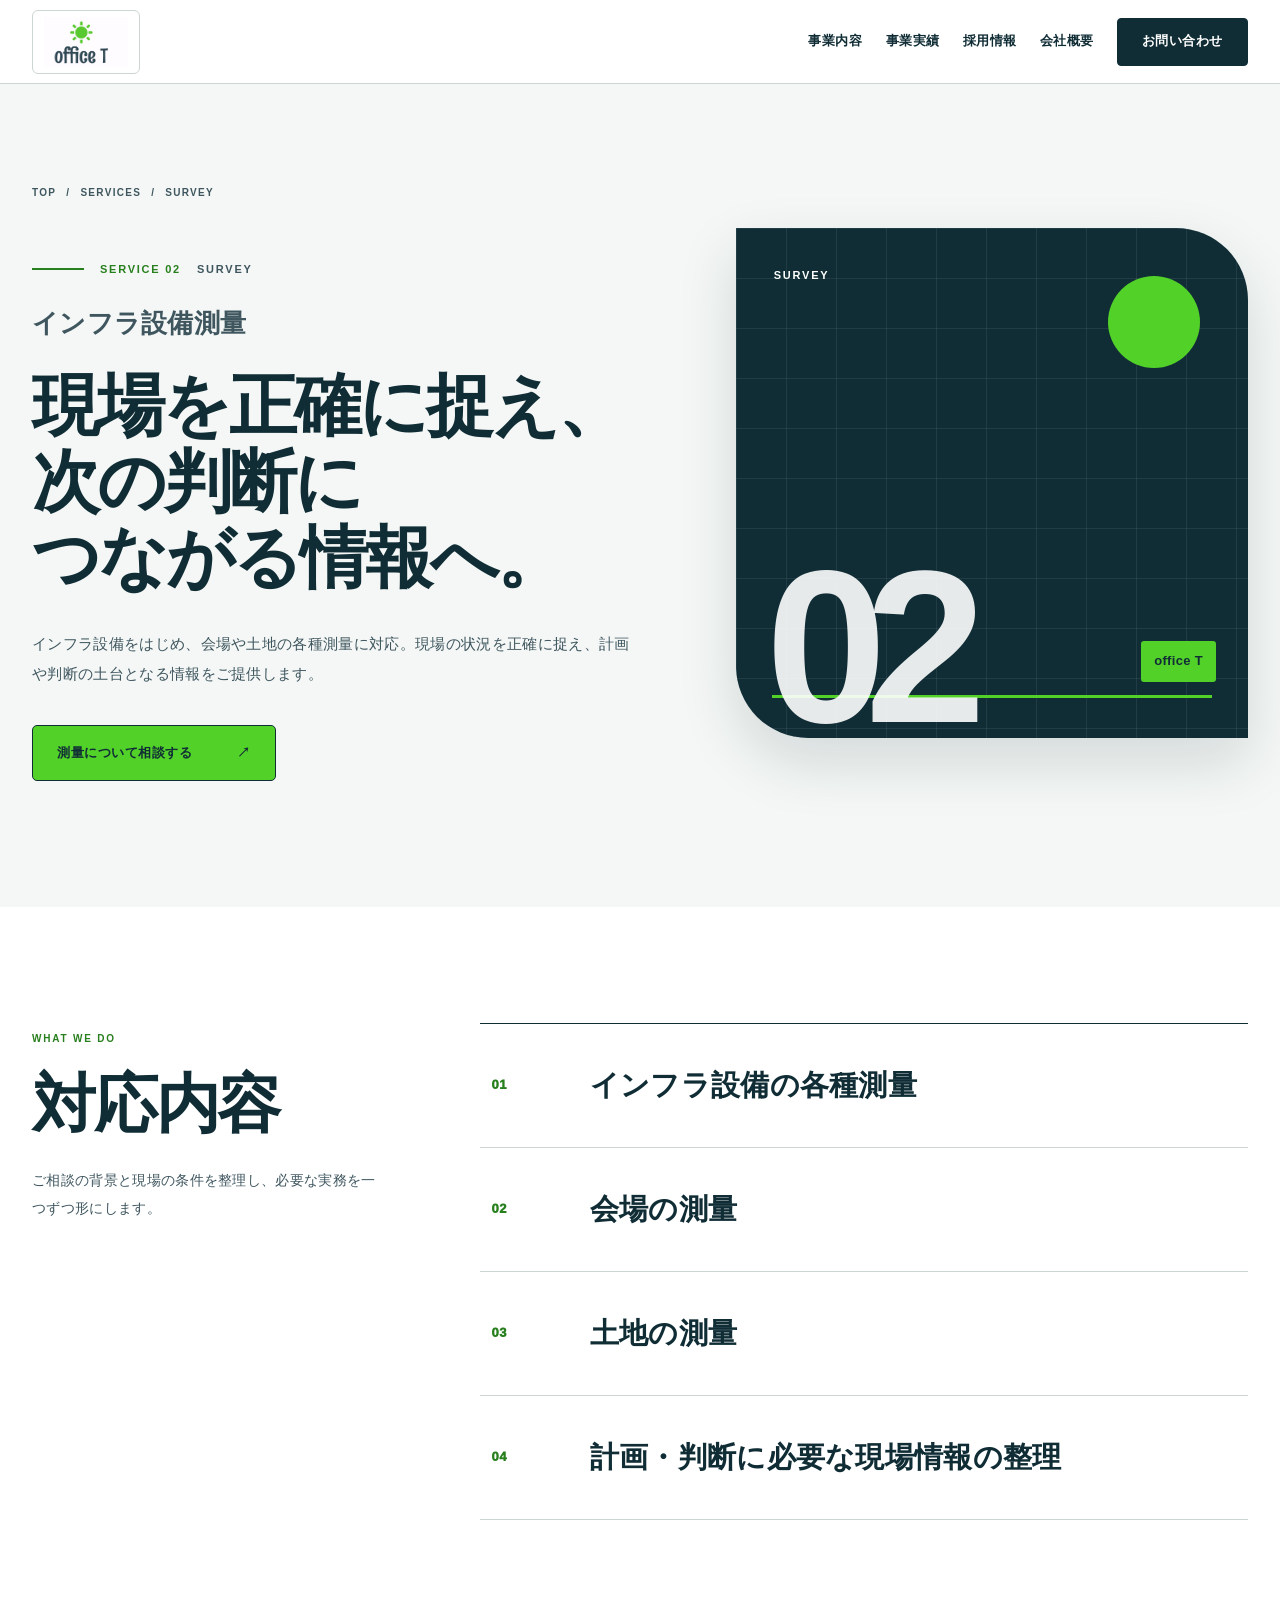
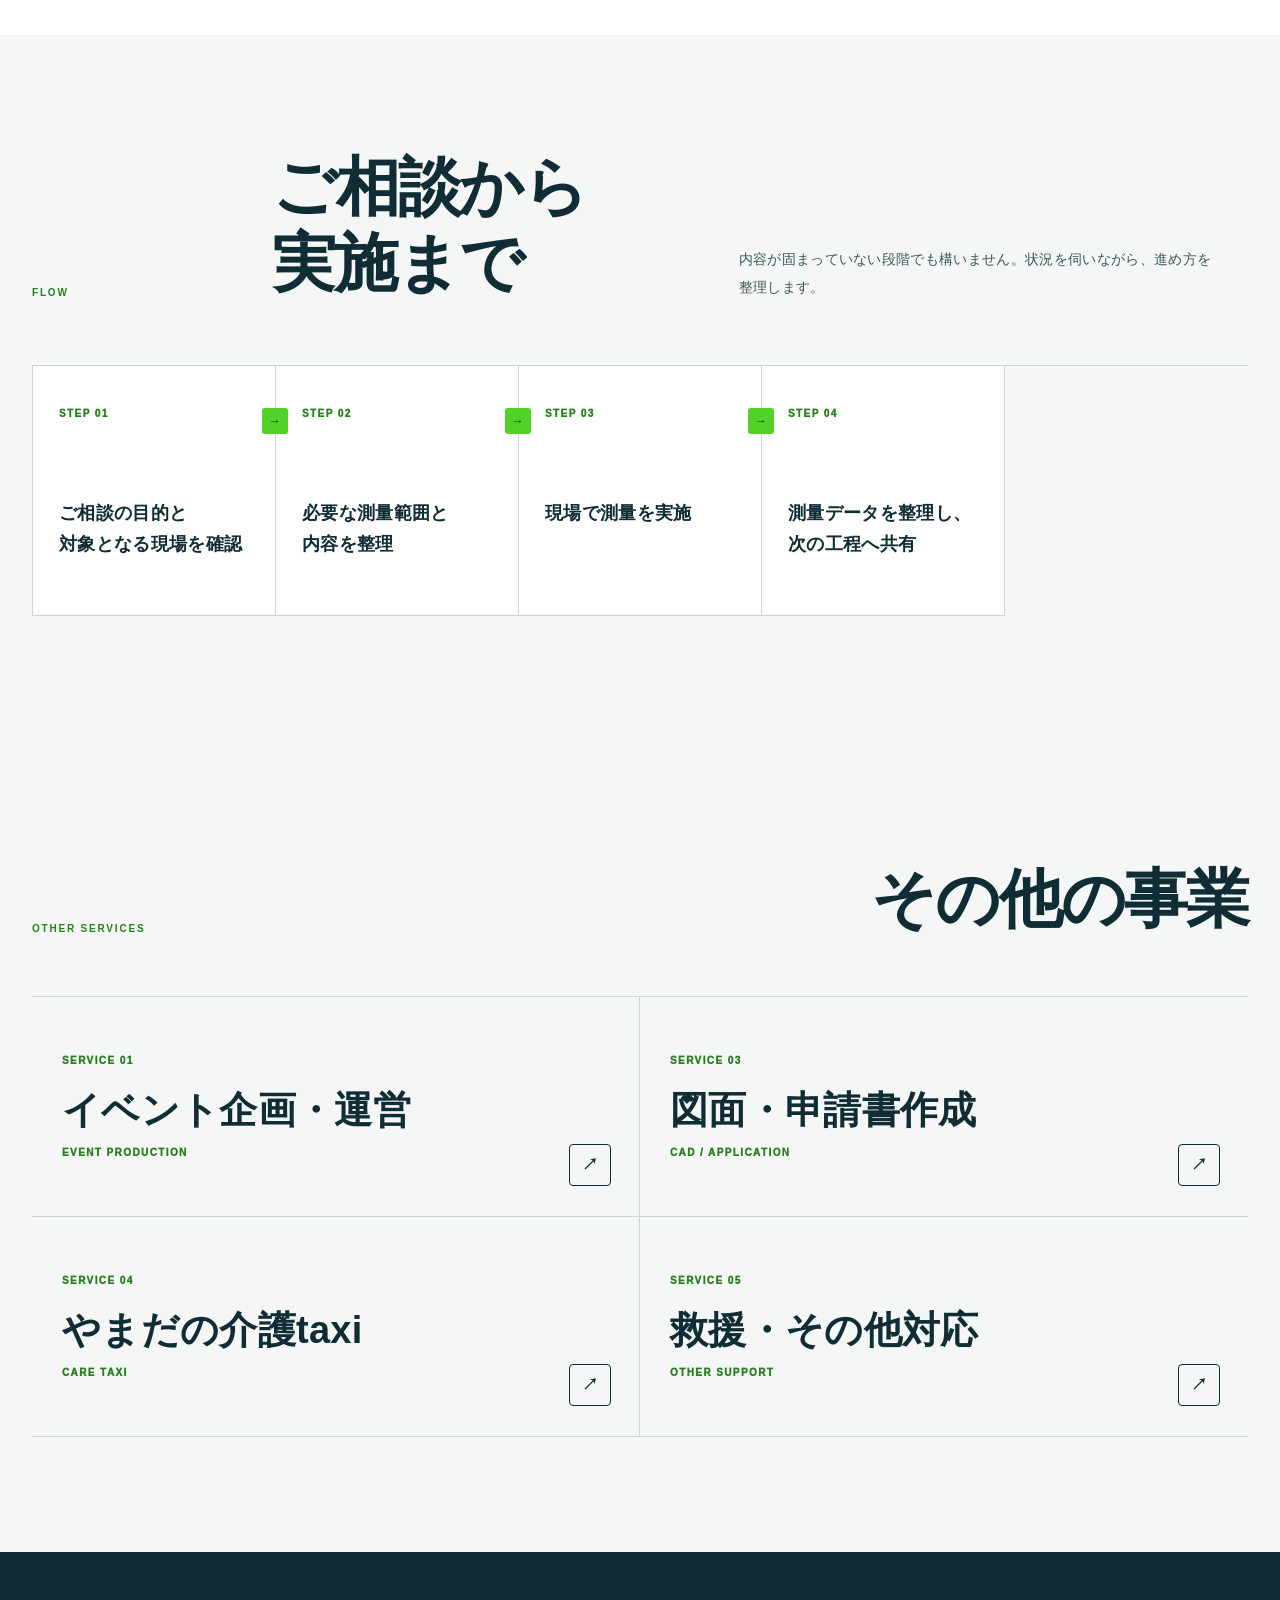
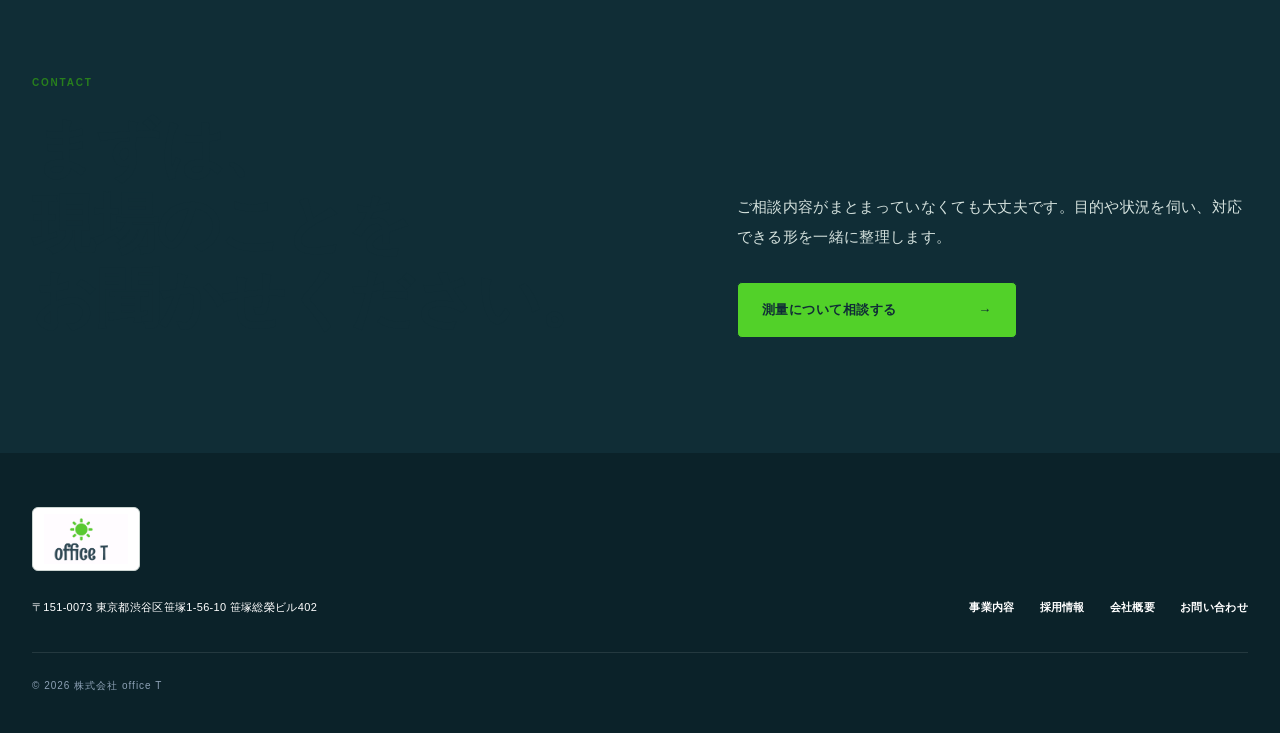
<file: services/survey/index.html>
<!DOCTYPE html><html lang="ja"><head><meta charSet="utf-8"/><meta name="viewport" content="width=device-width, initial-scale=1"/><link rel="stylesheet" href="/assets/index-MBItG3Xr.css" data-rsc-css-href="/assets/index-MBItG3Xr.css" data-precedence="vite-rsc/importer-resources"/><title>インフラ設備測量｜株式会社 office T</title><meta name="description" content="現場の状況を正確に捉え、計画や判断の土台となる確かな情報をご提供します。"/><meta name="robots" content="index, follow"/><meta property="og:title" content="インフラ設備測量｜株式会社 office T"/><meta property="og:description" content="現場の状況を正確に捉え、計画や判断の土台となる確かな情報をご提供します。"/><meta property="og:image" content="https://github.com/user-attachments/assets/f2400045-079e-428f-be4b-5f1a729ca64e"/><meta property="og:image:width" content="1732"/><meta property="og:image:height" content="908"/><meta property="og:image:alt" content="株式会社 office T｜人と現場に、確かな答えを。"/><meta name="twitter:card" content="summary_large_image"/><meta name="twitter:title" content="インフラ設備測量｜株式会社 office T"/><meta name="twitter:description" content="現場の状況を正確に捉え、計画や判断の土台となる確かな情報をご提供します。"/><meta name="twitter:image" content="https://github.com/user-attachments/assets/f2400045-079e-428f-be4b-5f1a729ca64e"/><link rel="canonical" href="https://officettokyo.com/services/survey/"><meta property="og:url" content="https://officettokyo.com/services/survey/"></head><body><div class="service-page" data-service="survey"><a class="skip-link" href="#main">本文へ移動</a><header class="site-header service-site-header"><div class="shell header-inner"><a href="/" class="brand" aria-label="株式会社 office T トップへ"><span class="brand-logo-frame" aria-hidden="true"><img class="brand-logo" src="[data-uri]" alt="" width="832" height="503"/></span></a><nav class="desktop-nav" aria-label="メインナビゲーション"><a href="/#business">事業内容</a><a href="/#achievements">事業実績</a><a href="/recruit/">採用情報</a><a href="/#company">会社概要</a><a href="/#contact" class="nav-contact">お問い合わせ</a></nav><details class="mobile-menu"><summary aria-label="メニュー"><span aria-hidden="true"></span></summary><nav aria-label="モバイルナビゲーション"><a href="/#business">事業内容</a><a href="/#achievements">事業実績</a><a href="/recruit/">採用情報</a><a href="/#company">会社概要</a><a href="/#contact">お問い合わせ</a></nav></details></div></header><main id="main"><section class="service-hero" aria-labelledby="service-title"><div class="service-hero-orbit" aria-hidden="true"></div><div class="shell service-hero-inner"><div class="service-hero-copy"><nav class="service-breadcrumb" aria-label="パンくずリスト"><a href="/">TOP</a><span aria-hidden="true">/</span><a href="/#business">SERVICES</a><span aria-hidden="true">/</span><strong>SURVEY</strong></nav><p class="service-eyebrow">SERVICE <!-- -->02<!-- --> <span>SURVEY</span></p><h1 id="service-title">インフラ設備測量</h1><p class="service-hero-headline"><span class="text-chunk">現場を正確に捉え、</span><wbr/><span class="text-chunk">次の判断に</span><wbr/><span class="text-chunk">つながる情報へ。</span></p><p class="service-hero-lead">インフラ設備をはじめ、会場や土地の各種測量に対応。現場の状況を正確に捉え、計画や判断の土台となる情報をご提供します。</p><a class="button button-primary" href="mailto:info@officet-tokyo.com">測量について相談する<!-- --> <span aria-hidden="true">↗</span></a></div><div class="service-hero-visual" aria-hidden="true"><span class="service-hero-label">SURVEY</span><strong class="service-hero-number">02</strong><span class="service-hero-mark">office T</span></div></div></section><section class="service-content-section" aria-labelledby="capabilities-title"><div class="shell service-section-grid"><div class="service-section-heading"><span>WHAT WE DO</span><h2 id="capabilities-title">対応内容</h2><p>ご相談の背景と現場の条件を整理し、必要な実務を一つずつ形にします。</p></div><ol class="service-capabilities"><li><span>01</span><strong>インフラ設備の各種測量</strong></li><li><span>02</span><strong>会場の測量</strong></li><li><span>03</span><strong>土地の測量</strong></li><li><span>04</span><strong>計画・判断に必要な現場情報の整理</strong></li></ol></div></section><section class="service-flow-section" aria-labelledby="flow-title"><div class="shell"><div class="service-flow-heading"><span>FLOW</span><h2 id="flow-title">ご相談から実施まで</h2><p>内容が固まっていない段階でも構いません。状況を伺いながら、進め方を整理します。</p></div><ol class="service-flow"><li><span>STEP <!-- -->01</span><strong>ご相談の目的と対象となる現場を確認</strong></li><li><span>STEP <!-- -->02</span><strong>必要な測量範囲と内容を整理</strong></li><li><span>STEP <!-- -->03</span><strong>現場で測量を実施</strong></li><li><span>STEP <!-- -->04</span><strong>測量データを整理し、次の工程へ共有</strong></li></ol></div></section><section class="service-related-section" aria-labelledby="related-title"><div class="shell"><div class="service-related-heading"><span>OTHER SERVICES</span><h2 id="related-title">その他の事業</h2></div><div class="service-related-grid"><a href="/services/event/"><span>SERVICE <!-- -->01</span><strong>イベント企画・運営</strong><small>EVENT PRODUCTION</small><b aria-hidden="true">↗</b></a><a href="/services/cad/"><span>SERVICE <!-- -->03</span><strong>図面・申請書作成</strong><small>CAD / APPLICATION</small><b aria-hidden="true">↗</b></a><a href="/services/care-taxi/"><span>SERVICE <!-- -->04</span><strong>やまだの介護taxi</strong><small>CARE TAXI</small><b aria-hidden="true">↗</b></a><a href="/services/support/"><span>SERVICE <!-- -->05</span><strong>救援・その他対応</strong><small>OTHER SUPPORT</small><b aria-hidden="true">↗</b></a></div></div></section><section class="service-contact-section" aria-labelledby="service-contact-title"><div class="shell service-contact-inner"><div><span>CONTACT</span><h2 id="service-contact-title"><span class="heading-line"><span class="text-chunk">まずは、</span><wbr/><span class="text-chunk">現場のことを</span></span><span class="heading-line"><span class="text-chunk">お聞かせください。</span></span></h2></div><div><p>ご相談内容がまとまっていなくても大丈夫です。目的や状況を伺い、対応できる形を一緒に整理します。</p><a class="button service-contact-button" href="mailto:info@officet-tokyo.com">測量について相談する<!-- --> <span aria-hidden="true">→</span></a></div></div></section></main><footer class="site-footer"><div class="shell footer-inner"><div><a href="/" class="brand footer-brand" aria-label="株式会社 office T トップへ"><span class="brand-logo-frame" aria-hidden="true"><img class="brand-logo" src="[data-uri]" alt="" width="832" height="503"/></span></a><address>〒151-0073 東京都渋谷区笹塚1-56-10 笹塚総榮ビル402</address></div><div class="footer-links"><a href="/#business">事業内容</a><a href="/recruit/">採用情報</a><a href="/#company">会社概要</a><a href="/#contact">お問い合わせ</a></div><small class="copyright">© 2026 株式会社 office T</small></div></footer></div></body></html>
</file>
